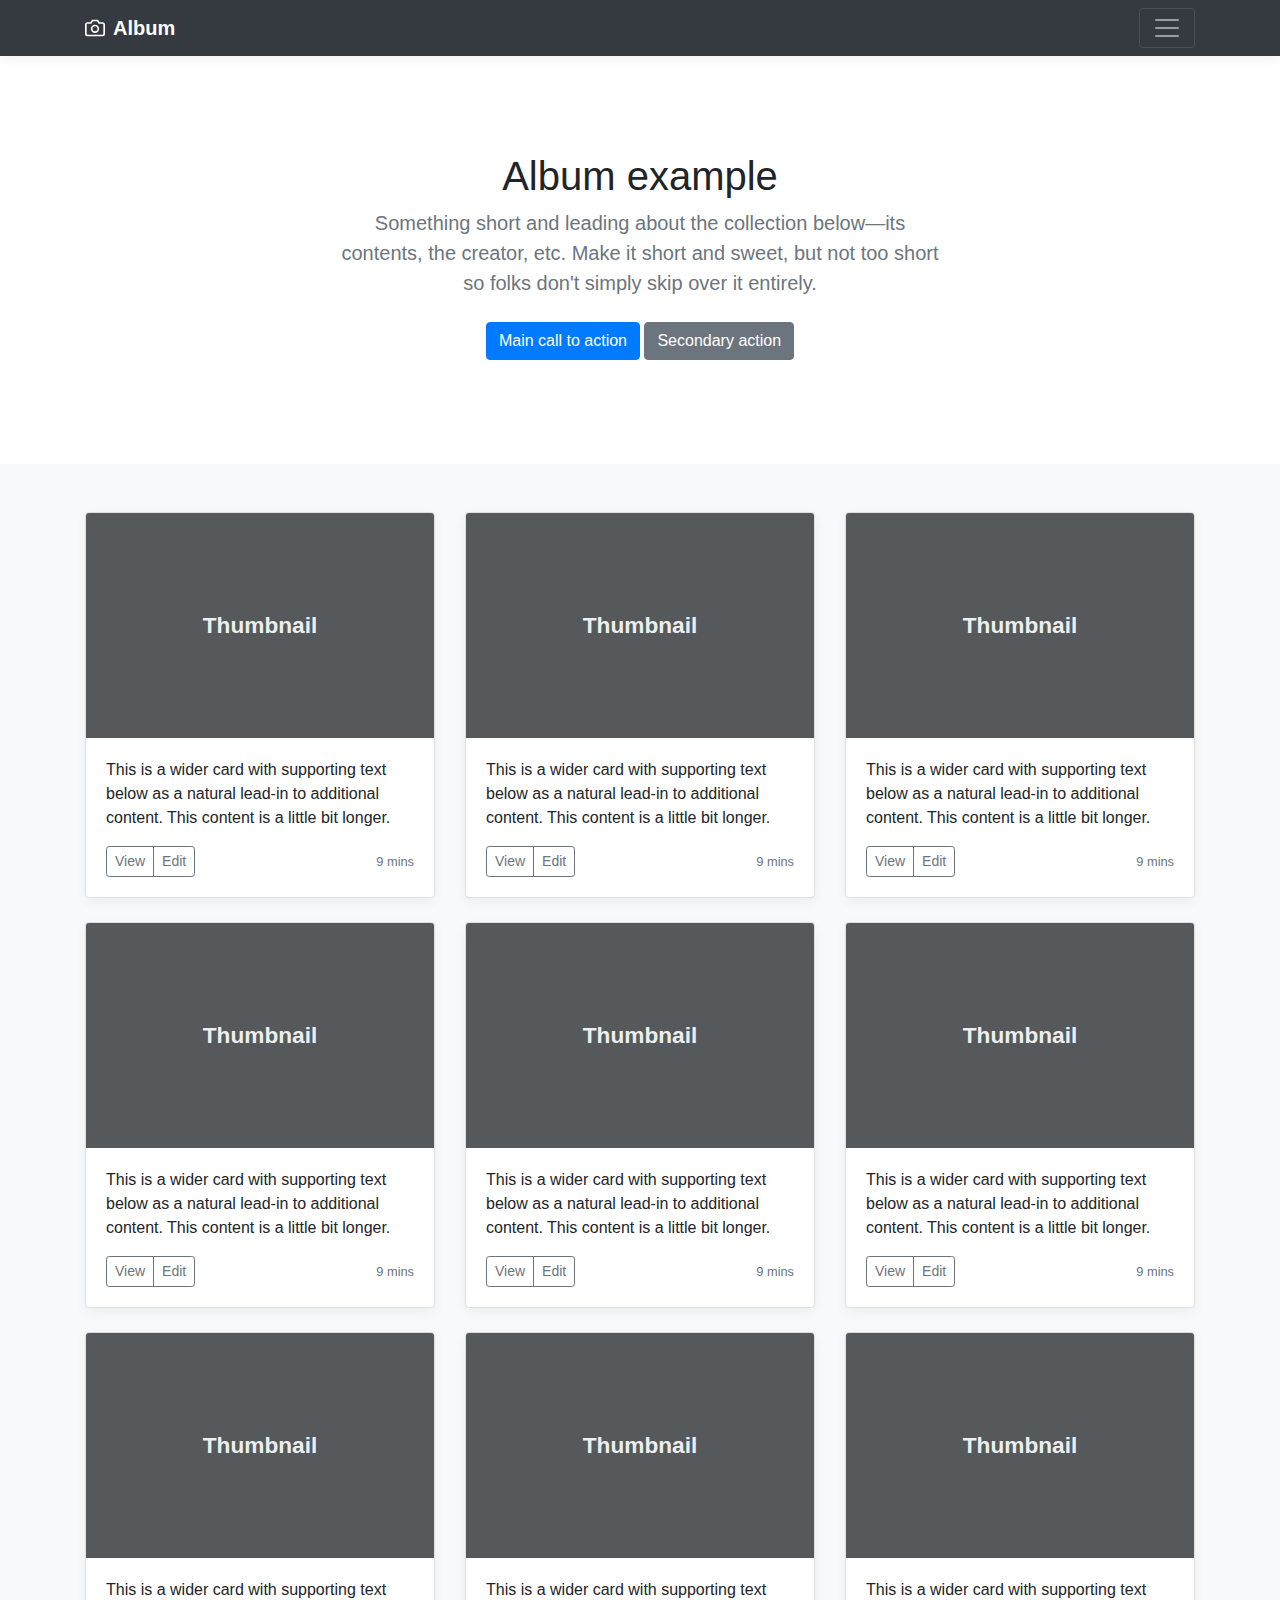
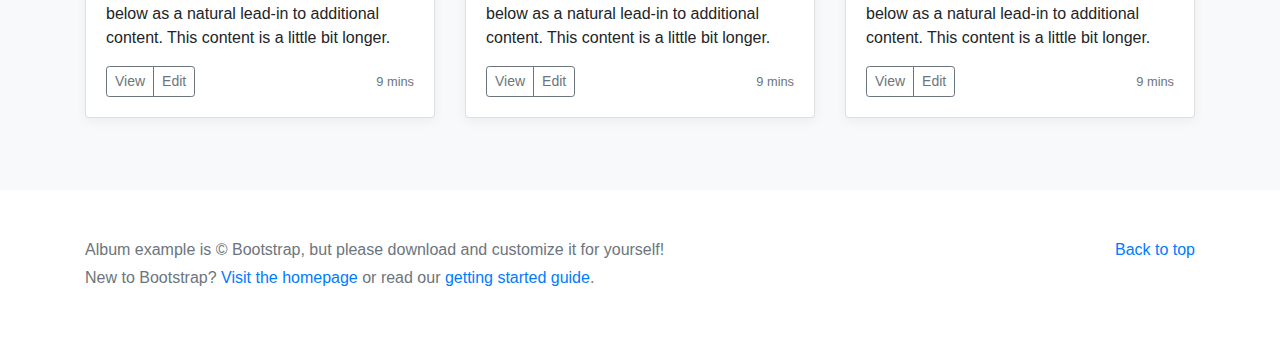
<file: ECE_SocialMedia/bootstrap-4.1.1/docs/4.1/examples/album/index.html>
<!doctype html>
<html lang="en">
  <head>
    <meta charset="utf-8">
    <meta name="viewport" content="width=device-width, initial-scale=1, shrink-to-fit=no">
    <meta name="description" content="">
    <meta name="author" content="">
    <link rel="icon" href="../../../../favicon.ico">

    <title>Album example for Bootstrap</title>

    <!-- Bootstrap core CSS -->
    <link href="../../../../dist/css/bootstrap.min.css" rel="stylesheet">

    <!-- Custom styles for this template -->
    <link href="album.css" rel="stylesheet">
  </head>

  <body>

    <header>
      <div class="collapse bg-dark" id="navbarHeader">
        <div class="container">
          <div class="row">
            <div class="col-sm-8 col-md-7 py-4">
              <h4 class="text-white">About</h4>
              <p class="text-muted">Add some information about the album below, the author, or any other background context. Make it a few sentences long so folks can pick up some informative tidbits. Then, link them off to some social networking sites or contact information.</p>
            </div>
            <div class="col-sm-4 offset-md-1 py-4">
              <h4 class="text-white">Contact</h4>
              <ul class="list-unstyled">
                <li><a href="#" class="text-white">Follow on Twitter</a></li>
                <li><a href="#" class="text-white">Like on Facebook</a></li>
                <li><a href="#" class="text-white">Email me</a></li>
              </ul>
            </div>
          </div>
        </div>
      </div>
      <div class="navbar navbar-dark bg-dark box-shadow">
        <div class="container d-flex justify-content-between">
          <a href="#" class="navbar-brand d-flex align-items-center">
            <svg xmlns="http://www.w3.org/2000/svg" width="20" height="20" viewBox="0 0 24 24" fill="none" stroke="currentColor" stroke-width="2" stroke-linecap="round" stroke-linejoin="round" class="mr-2"><path d="M23 19a2 2 0 0 1-2 2H3a2 2 0 0 1-2-2V8a2 2 0 0 1 2-2h4l2-3h6l2 3h4a2 2 0 0 1 2 2z"></path><circle cx="12" cy="13" r="4"></circle></svg>
            <strong>Album</strong>
          </a>
          <button class="navbar-toggler" type="button" data-toggle="collapse" data-target="#navbarHeader" aria-controls="navbarHeader" aria-expanded="false" aria-label="Toggle navigation">
            <span class="navbar-toggler-icon"></span>
          </button>
        </div>
      </div>
    </header>

    <main role="main">

      <section class="jumbotron text-center">
        <div class="container">
          <h1 class="jumbotron-heading">Album example</h1>
          <p class="lead text-muted">Something short and leading about the collection below—its contents, the creator, etc. Make it short and sweet, but not too short so folks don't simply skip over it entirely.</p>
          <p>
            <a href="#" class="btn btn-primary my-2">Main call to action</a>
            <a href="#" class="btn btn-secondary my-2">Secondary action</a>
          </p>
        </div>
      </section>

      <div class="album py-5 bg-light">
        <div class="container">

          <div class="row">
            <div class="col-md-4">
              <div class="card mb-4 box-shadow">
                <img class="card-img-top" data-src="holder.js/100px225?theme=thumb&bg=55595c&fg=eceeef&text=Thumbnail" alt="Card image cap">
                <div class="card-body">
                  <p class="card-text">This is a wider card with supporting text below as a natural lead-in to additional content. This content is a little bit longer.</p>
                  <div class="d-flex justify-content-between align-items-center">
                    <div class="btn-group">
                      <button type="button" class="btn btn-sm btn-outline-secondary">View</button>
                      <button type="button" class="btn btn-sm btn-outline-secondary">Edit</button>
                    </div>
                    <small class="text-muted">9 mins</small>
                  </div>
                </div>
              </div>
            </div>
            <div class="col-md-4">
              <div class="card mb-4 box-shadow">
                <img class="card-img-top" data-src="holder.js/100px225?theme=thumb&bg=55595c&fg=eceeef&text=Thumbnail" alt="Card image cap">
                <div class="card-body">
                  <p class="card-text">This is a wider card with supporting text below as a natural lead-in to additional content. This content is a little bit longer.</p>
                  <div class="d-flex justify-content-between align-items-center">
                    <div class="btn-group">
                      <button type="button" class="btn btn-sm btn-outline-secondary">View</button>
                      <button type="button" class="btn btn-sm btn-outline-secondary">Edit</button>
                    </div>
                    <small class="text-muted">9 mins</small>
                  </div>
                </div>
              </div>
            </div>
            <div class="col-md-4">
              <div class="card mb-4 box-shadow">
                <img class="card-img-top" data-src="holder.js/100px225?theme=thumb&bg=55595c&fg=eceeef&text=Thumbnail" alt="Card image cap">
                <div class="card-body">
                  <p class="card-text">This is a wider card with supporting text below as a natural lead-in to additional content. This content is a little bit longer.</p>
                  <div class="d-flex justify-content-between align-items-center">
                    <div class="btn-group">
                      <button type="button" class="btn btn-sm btn-outline-secondary">View</button>
                      <button type="button" class="btn btn-sm btn-outline-secondary">Edit</button>
                    </div>
                    <small class="text-muted">9 mins</small>
                  </div>
                </div>
              </div>
            </div>

            <div class="col-md-4">
              <div class="card mb-4 box-shadow">
                <img class="card-img-top" data-src="holder.js/100px225?theme=thumb&bg=55595c&fg=eceeef&text=Thumbnail" alt="Card image cap">
                <div class="card-body">
                  <p class="card-text">This is a wider card with supporting text below as a natural lead-in to additional content. This content is a little bit longer.</p>
                  <div class="d-flex justify-content-between align-items-center">
                    <div class="btn-group">
                      <button type="button" class="btn btn-sm btn-outline-secondary">View</button>
                      <button type="button" class="btn btn-sm btn-outline-secondary">Edit</button>
                    </div>
                    <small class="text-muted">9 mins</small>
                  </div>
                </div>
              </div>
            </div>
            <div class="col-md-4">
              <div class="card mb-4 box-shadow">
                <img class="card-img-top" data-src="holder.js/100px225?theme=thumb&bg=55595c&fg=eceeef&text=Thumbnail" alt="Card image cap">
                <div class="card-body">
                  <p class="card-text">This is a wider card with supporting text below as a natural lead-in to additional content. This content is a little bit longer.</p>
                  <div class="d-flex justify-content-between align-items-center">
                    <div class="btn-group">
                      <button type="button" class="btn btn-sm btn-outline-secondary">View</button>
                      <button type="button" class="btn btn-sm btn-outline-secondary">Edit</button>
                    </div>
                    <small class="text-muted">9 mins</small>
                  </div>
                </div>
              </div>
            </div>
            <div class="col-md-4">
              <div class="card mb-4 box-shadow">
                <img class="card-img-top" data-src="holder.js/100px225?theme=thumb&bg=55595c&fg=eceeef&text=Thumbnail" alt="Card image cap">
                <div class="card-body">
                  <p class="card-text">This is a wider card with supporting text below as a natural lead-in to additional content. This content is a little bit longer.</p>
                  <div class="d-flex justify-content-between align-items-center">
                    <div class="btn-group">
                      <button type="button" class="btn btn-sm btn-outline-secondary">View</button>
                      <button type="button" class="btn btn-sm btn-outline-secondary">Edit</button>
                    </div>
                    <small class="text-muted">9 mins</small>
                  </div>
                </div>
              </div>
            </div>

            <div class="col-md-4">
              <div class="card mb-4 box-shadow">
                <img class="card-img-top" data-src="holder.js/100px225?theme=thumb&bg=55595c&fg=eceeef&text=Thumbnail" alt="Card image cap">
                <div class="card-body">
                  <p class="card-text">This is a wider card with supporting text below as a natural lead-in to additional content. This content is a little bit longer.</p>
                  <div class="d-flex justify-content-between align-items-center">
                    <div class="btn-group">
                      <button type="button" class="btn btn-sm btn-outline-secondary">View</button>
                      <button type="button" class="btn btn-sm btn-outline-secondary">Edit</button>
                    </div>
                    <small class="text-muted">9 mins</small>
                  </div>
                </div>
              </div>
            </div>
            <div class="col-md-4">
              <div class="card mb-4 box-shadow">
                <img class="card-img-top" data-src="holder.js/100px225?theme=thumb&bg=55595c&fg=eceeef&text=Thumbnail" alt="Card image cap">
                <div class="card-body">
                  <p class="card-text">This is a wider card with supporting text below as a natural lead-in to additional content. This content is a little bit longer.</p>
                  <div class="d-flex justify-content-between align-items-center">
                    <div class="btn-group">
                      <button type="button" class="btn btn-sm btn-outline-secondary">View</button>
                      <button type="button" class="btn btn-sm btn-outline-secondary">Edit</button>
                    </div>
                    <small class="text-muted">9 mins</small>
                  </div>
                </div>
              </div>
            </div>
            <div class="col-md-4">
              <div class="card mb-4 box-shadow">
                <img class="card-img-top" data-src="holder.js/100px225?theme=thumb&bg=55595c&fg=eceeef&text=Thumbnail" alt="Card image cap">
                <div class="card-body">
                  <p class="card-text">This is a wider card with supporting text below as a natural lead-in to additional content. This content is a little bit longer.</p>
                  <div class="d-flex justify-content-between align-items-center">
                    <div class="btn-group">
                      <button type="button" class="btn btn-sm btn-outline-secondary">View</button>
                      <button type="button" class="btn btn-sm btn-outline-secondary">Edit</button>
                    </div>
                    <small class="text-muted">9 mins</small>
                  </div>
                </div>
              </div>
            </div>
          </div>
        </div>
      </div>

    </main>

    <footer class="text-muted">
      <div class="container">
        <p class="float-right">
          <a href="#">Back to top</a>
        </p>
        <p>Album example is &copy; Bootstrap, but please download and customize it for yourself!</p>
        <p>New to Bootstrap? <a href="../../">Visit the homepage</a> or read our <a href="../../getting-started/">getting started guide</a>.</p>
      </div>
    </footer>

    <!-- Bootstrap core JavaScript
    ================================================== -->
    <!-- Placed at the end of the document so the pages load faster -->
    <script src="https://code.jquery.com/jquery-3.3.1.slim.min.js" integrity="sha384-q8i/X+965DzO0rT7abK41JStQIAqVgRVzpbzo5smXKp4YfRvH+8abtTE1Pi6jizo" crossorigin="anonymous"></script>
    <script>window.jQuery || document.write('<script src="../../../../assets/js/vendor/jquery-slim.min.js"><\/script>')</script>
    <script src="../../../../assets/js/vendor/popper.min.js"></script>
    <script src="../../../../dist/js/bootstrap.min.js"></script>
    <script src="../../../../assets/js/vendor/holder.min.js"></script>
  </body>
</html>
</file>
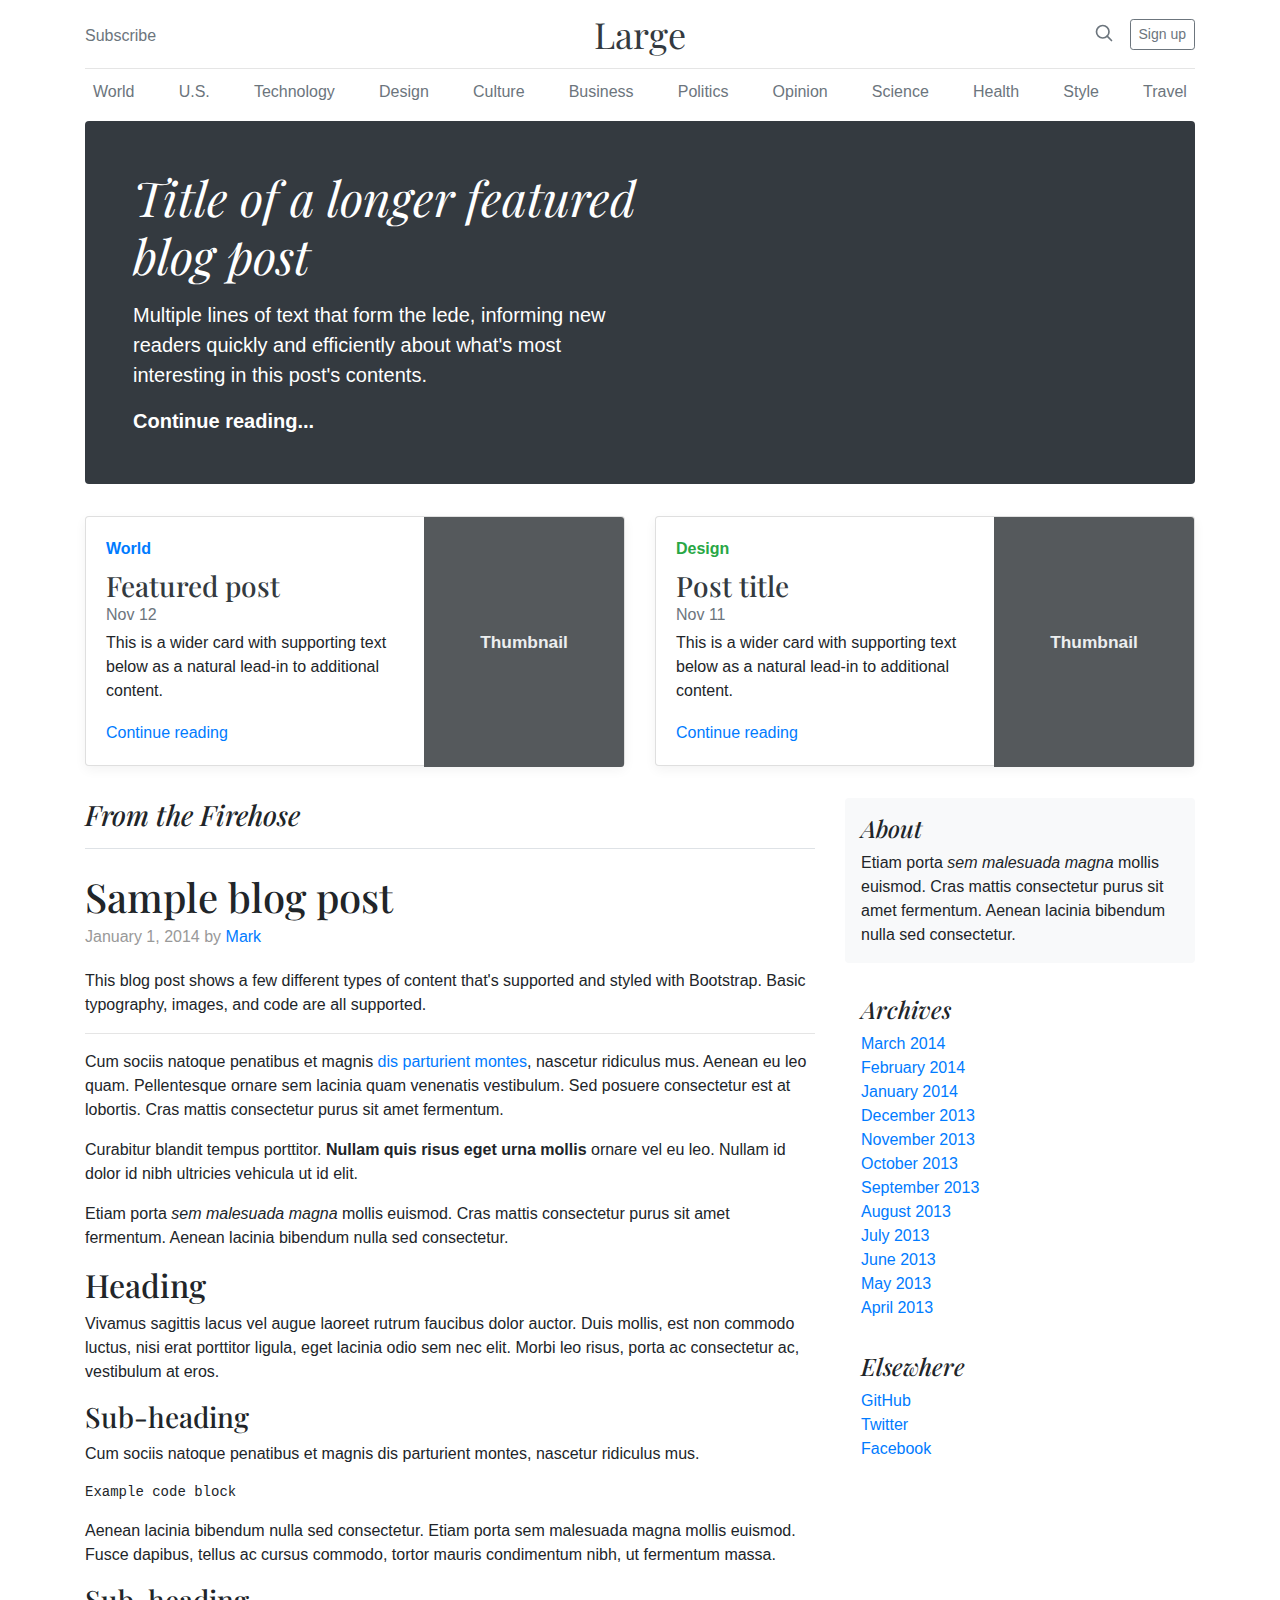
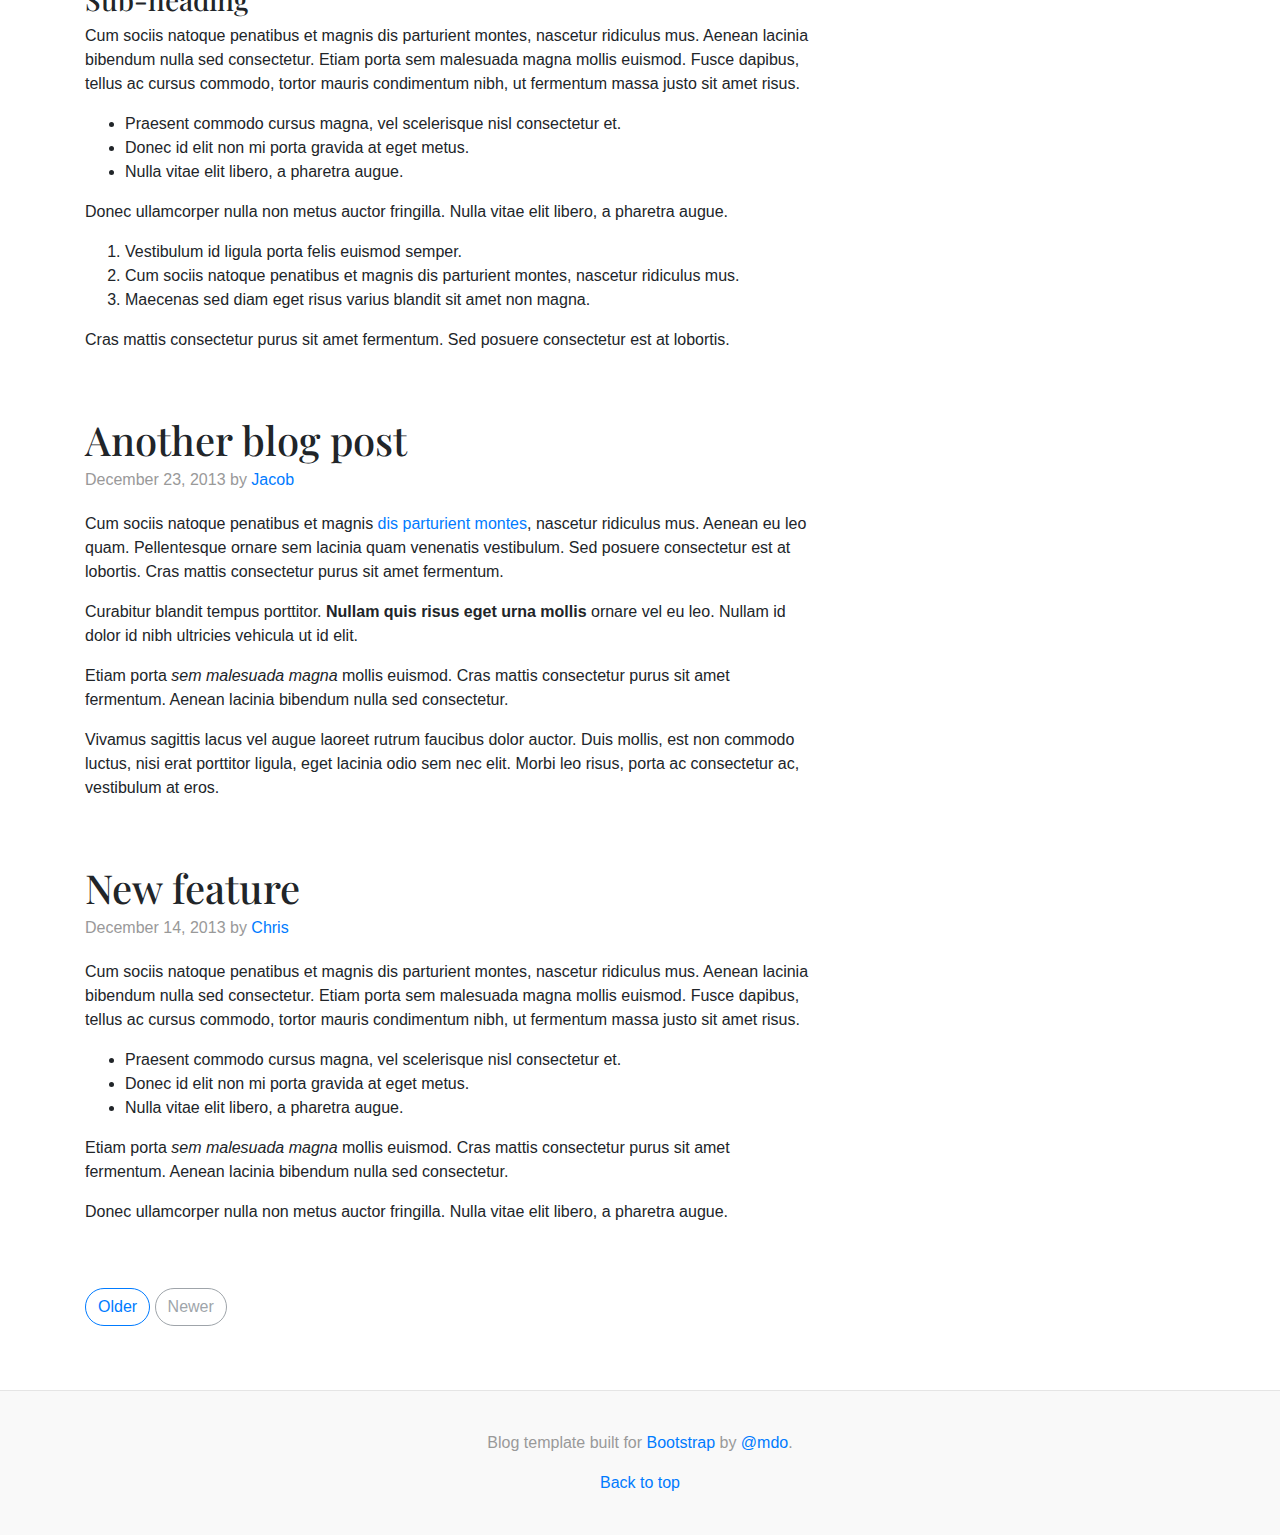
<file: ECE_SocialMedia/bootstrap-4.1.1/docs/4.1/examples/blog/index.html>
<!doctype html>
<html lang="en">
  <head>
    <meta charset="utf-8">
    <meta name="viewport" content="width=device-width, initial-scale=1, shrink-to-fit=no">
    <meta name="description" content="">
    <meta name="author" content="">
    <link rel="icon" href="../../../../favicon.ico">

    <title>Blog Template for Bootstrap</title>

    <!-- Bootstrap core CSS -->
    <link href="../../../../dist/css/bootstrap.min.css" rel="stylesheet">

    <!-- Custom styles for this template -->
    <link href="https://fonts.googleapis.com/css?family=Playfair+Display:700,900" rel="stylesheet">
    <link href="blog.css" rel="stylesheet">
  </head>

  <body>

    <div class="container">
      <header class="blog-header py-3">
        <div class="row flex-nowrap justify-content-between align-items-center">
          <div class="col-4 pt-1">
            <a class="text-muted" href="#">Subscribe</a>
          </div>
          <div class="col-4 text-center">
            <a class="blog-header-logo text-dark" href="#">Large</a>
          </div>
          <div class="col-4 d-flex justify-content-end align-items-center">
            <a class="text-muted" href="#">
              <svg xmlns="http://www.w3.org/2000/svg" width="20" height="20" viewBox="0 0 24 24" fill="none" stroke="currentColor" stroke-width="2" stroke-linecap="round" stroke-linejoin="round" class="mx-3"><circle cx="10.5" cy="10.5" r="7.5"></circle><line x1="21" y1="21" x2="15.8" y2="15.8"></line></svg>
            </a>
            <a class="btn btn-sm btn-outline-secondary" href="#">Sign up</a>
          </div>
        </div>
      </header>

      <div class="nav-scroller py-1 mb-2">
        <nav class="nav d-flex justify-content-between">
          <a class="p-2 text-muted" href="#">World</a>
          <a class="p-2 text-muted" href="#">U.S.</a>
          <a class="p-2 text-muted" href="#">Technology</a>
          <a class="p-2 text-muted" href="#">Design</a>
          <a class="p-2 text-muted" href="#">Culture</a>
          <a class="p-2 text-muted" href="#">Business</a>
          <a class="p-2 text-muted" href="#">Politics</a>
          <a class="p-2 text-muted" href="#">Opinion</a>
          <a class="p-2 text-muted" href="#">Science</a>
          <a class="p-2 text-muted" href="#">Health</a>
          <a class="p-2 text-muted" href="#">Style</a>
          <a class="p-2 text-muted" href="#">Travel</a>
        </nav>
      </div>

      <div class="jumbotron p-3 p-md-5 text-white rounded bg-dark">
        <div class="col-md-6 px-0">
          <h1 class="display-4 font-italic">Title of a longer featured blog post</h1>
          <p class="lead my-3">Multiple lines of text that form the lede, informing new readers quickly and efficiently about what's most interesting in this post's contents.</p>
          <p class="lead mb-0"><a href="#" class="text-white font-weight-bold">Continue reading...</a></p>
        </div>
      </div>

      <div class="row mb-2">
        <div class="col-md-6">
          <div class="card flex-md-row mb-4 box-shadow h-md-250">
            <div class="card-body d-flex flex-column align-items-start">
              <strong class="d-inline-block mb-2 text-primary">World</strong>
              <h3 class="mb-0">
                <a class="text-dark" href="#">Featured post</a>
              </h3>
              <div class="mb-1 text-muted">Nov 12</div>
              <p class="card-text mb-auto">This is a wider card with supporting text below as a natural lead-in to additional content.</p>
              <a href="#">Continue reading</a>
            </div>
            <img class="card-img-right flex-auto d-none d-lg-block" data-src="holder.js/200x250?theme=thumb" alt="Card image cap">
          </div>
        </div>
        <div class="col-md-6">
          <div class="card flex-md-row mb-4 box-shadow h-md-250">
            <div class="card-body d-flex flex-column align-items-start">
              <strong class="d-inline-block mb-2 text-success">Design</strong>
              <h3 class="mb-0">
                <a class="text-dark" href="#">Post title</a>
              </h3>
              <div class="mb-1 text-muted">Nov 11</div>
              <p class="card-text mb-auto">This is a wider card with supporting text below as a natural lead-in to additional content.</p>
              <a href="#">Continue reading</a>
            </div>
            <img class="card-img-right flex-auto d-none d-lg-block" data-src="holder.js/200x250?theme=thumb" alt="Card image cap">
          </div>
        </div>
      </div>
    </div>

    <main role="main" class="container">
      <div class="row">
        <div class="col-md-8 blog-main">
          <h3 class="pb-3 mb-4 font-italic border-bottom">
            From the Firehose
          </h3>

          <div class="blog-post">
            <h2 class="blog-post-title">Sample blog post</h2>
            <p class="blog-post-meta">January 1, 2014 by <a href="#">Mark</a></p>

            <p>This blog post shows a few different types of content that's supported and styled with Bootstrap. Basic typography, images, and code are all supported.</p>
            <hr>
            <p>Cum sociis natoque penatibus et magnis <a href="#">dis parturient montes</a>, nascetur ridiculus mus. Aenean eu leo quam. Pellentesque ornare sem lacinia quam venenatis vestibulum. Sed posuere consectetur est at lobortis. Cras mattis consectetur purus sit amet fermentum.</p>
            <blockquote>
              <p>Curabitur blandit tempus porttitor. <strong>Nullam quis risus eget urna mollis</strong> ornare vel eu leo. Nullam id dolor id nibh ultricies vehicula ut id elit.</p>
            </blockquote>
            <p>Etiam porta <em>sem malesuada magna</em> mollis euismod. Cras mattis consectetur purus sit amet fermentum. Aenean lacinia bibendum nulla sed consectetur.</p>
            <h2>Heading</h2>
            <p>Vivamus sagittis lacus vel augue laoreet rutrum faucibus dolor auctor. Duis mollis, est non commodo luctus, nisi erat porttitor ligula, eget lacinia odio sem nec elit. Morbi leo risus, porta ac consectetur ac, vestibulum at eros.</p>
            <h3>Sub-heading</h3>
            <p>Cum sociis natoque penatibus et magnis dis parturient montes, nascetur ridiculus mus.</p>
            <pre><code>Example code block</code></pre>
            <p>Aenean lacinia bibendum nulla sed consectetur. Etiam porta sem malesuada magna mollis euismod. Fusce dapibus, tellus ac cursus commodo, tortor mauris condimentum nibh, ut fermentum massa.</p>
            <h3>Sub-heading</h3>
            <p>Cum sociis natoque penatibus et magnis dis parturient montes, nascetur ridiculus mus. Aenean lacinia bibendum nulla sed consectetur. Etiam porta sem malesuada magna mollis euismod. Fusce dapibus, tellus ac cursus commodo, tortor mauris condimentum nibh, ut fermentum massa justo sit amet risus.</p>
            <ul>
              <li>Praesent commodo cursus magna, vel scelerisque nisl consectetur et.</li>
              <li>Donec id elit non mi porta gravida at eget metus.</li>
              <li>Nulla vitae elit libero, a pharetra augue.</li>
            </ul>
            <p>Donec ullamcorper nulla non metus auctor fringilla. Nulla vitae elit libero, a pharetra augue.</p>
            <ol>
              <li>Vestibulum id ligula porta felis euismod semper.</li>
              <li>Cum sociis natoque penatibus et magnis dis parturient montes, nascetur ridiculus mus.</li>
              <li>Maecenas sed diam eget risus varius blandit sit amet non magna.</li>
            </ol>
            <p>Cras mattis consectetur purus sit amet fermentum. Sed posuere consectetur est at lobortis.</p>
          </div><!-- /.blog-post -->

          <div class="blog-post">
            <h2 class="blog-post-title">Another blog post</h2>
            <p class="blog-post-meta">December 23, 2013 by <a href="#">Jacob</a></p>

            <p>Cum sociis natoque penatibus et magnis <a href="#">dis parturient montes</a>, nascetur ridiculus mus. Aenean eu leo quam. Pellentesque ornare sem lacinia quam venenatis vestibulum. Sed posuere consectetur est at lobortis. Cras mattis consectetur purus sit amet fermentum.</p>
            <blockquote>
              <p>Curabitur blandit tempus porttitor. <strong>Nullam quis risus eget urna mollis</strong> ornare vel eu leo. Nullam id dolor id nibh ultricies vehicula ut id elit.</p>
            </blockquote>
            <p>Etiam porta <em>sem malesuada magna</em> mollis euismod. Cras mattis consectetur purus sit amet fermentum. Aenean lacinia bibendum nulla sed consectetur.</p>
            <p>Vivamus sagittis lacus vel augue laoreet rutrum faucibus dolor auctor. Duis mollis, est non commodo luctus, nisi erat porttitor ligula, eget lacinia odio sem nec elit. Morbi leo risus, porta ac consectetur ac, vestibulum at eros.</p>
          </div><!-- /.blog-post -->

          <div class="blog-post">
            <h2 class="blog-post-title">New feature</h2>
            <p class="blog-post-meta">December 14, 2013 by <a href="#">Chris</a></p>

            <p>Cum sociis natoque penatibus et magnis dis parturient montes, nascetur ridiculus mus. Aenean lacinia bibendum nulla sed consectetur. Etiam porta sem malesuada magna mollis euismod. Fusce dapibus, tellus ac cursus commodo, tortor mauris condimentum nibh, ut fermentum massa justo sit amet risus.</p>
            <ul>
              <li>Praesent commodo cursus magna, vel scelerisque nisl consectetur et.</li>
              <li>Donec id elit non mi porta gravida at eget metus.</li>
              <li>Nulla vitae elit libero, a pharetra augue.</li>
            </ul>
            <p>Etiam porta <em>sem malesuada magna</em> mollis euismod. Cras mattis consectetur purus sit amet fermentum. Aenean lacinia bibendum nulla sed consectetur.</p>
            <p>Donec ullamcorper nulla non metus auctor fringilla. Nulla vitae elit libero, a pharetra augue.</p>
          </div><!-- /.blog-post -->

          <nav class="blog-pagination">
            <a class="btn btn-outline-primary" href="#">Older</a>
            <a class="btn btn-outline-secondary disabled" href="#">Newer</a>
          </nav>

        </div><!-- /.blog-main -->

        <aside class="col-md-4 blog-sidebar">
          <div class="p-3 mb-3 bg-light rounded">
            <h4 class="font-italic">About</h4>
            <p class="mb-0">Etiam porta <em>sem malesuada magna</em> mollis euismod. Cras mattis consectetur purus sit amet fermentum. Aenean lacinia bibendum nulla sed consectetur.</p>
          </div>

          <div class="p-3">
            <h4 class="font-italic">Archives</h4>
            <ol class="list-unstyled mb-0">
              <li><a href="#">March 2014</a></li>
              <li><a href="#">February 2014</a></li>
              <li><a href="#">January 2014</a></li>
              <li><a href="#">December 2013</a></li>
              <li><a href="#">November 2013</a></li>
              <li><a href="#">October 2013</a></li>
              <li><a href="#">September 2013</a></li>
              <li><a href="#">August 2013</a></li>
              <li><a href="#">July 2013</a></li>
              <li><a href="#">June 2013</a></li>
              <li><a href="#">May 2013</a></li>
              <li><a href="#">April 2013</a></li>
            </ol>
          </div>

          <div class="p-3">
            <h4 class="font-italic">Elsewhere</h4>
            <ol class="list-unstyled">
              <li><a href="#">GitHub</a></li>
              <li><a href="#">Twitter</a></li>
              <li><a href="#">Facebook</a></li>
            </ol>
          </div>
        </aside><!-- /.blog-sidebar -->

      </div><!-- /.row -->

    </main><!-- /.container -->

    <footer class="blog-footer">
      <p>Blog template built for <a href="https://getbootstrap.com/">Bootstrap</a> by <a href="https://twitter.com/mdo">@mdo</a>.</p>
      <p>
        <a href="#">Back to top</a>
      </p>
    </footer>

    <!-- Bootstrap core JavaScript
    ================================================== -->
    <!-- Placed at the end of the document so the pages load faster -->
    <script src="https://code.jquery.com/jquery-3.3.1.slim.min.js" integrity="sha384-q8i/X+965DzO0rT7abK41JStQIAqVgRVzpbzo5smXKp4YfRvH+8abtTE1Pi6jizo" crossorigin="anonymous"></script>
    <script>window.jQuery || document.write('<script src="../../../../assets/js/vendor/jquery-slim.min.js"><\/script>')</script>
    <script src="../../../../assets/js/vendor/popper.min.js"></script>
    <script src="../../../../dist/js/bootstrap.min.js"></script>
    <script src="../../../../assets/js/vendor/holder.min.js"></script>
    <script>
      Holder.addTheme('thumb', {
        bg: '#55595c',
        fg: '#eceeef',
        text: 'Thumbnail'
      });
    </script>
  </body>
</html>
</file>
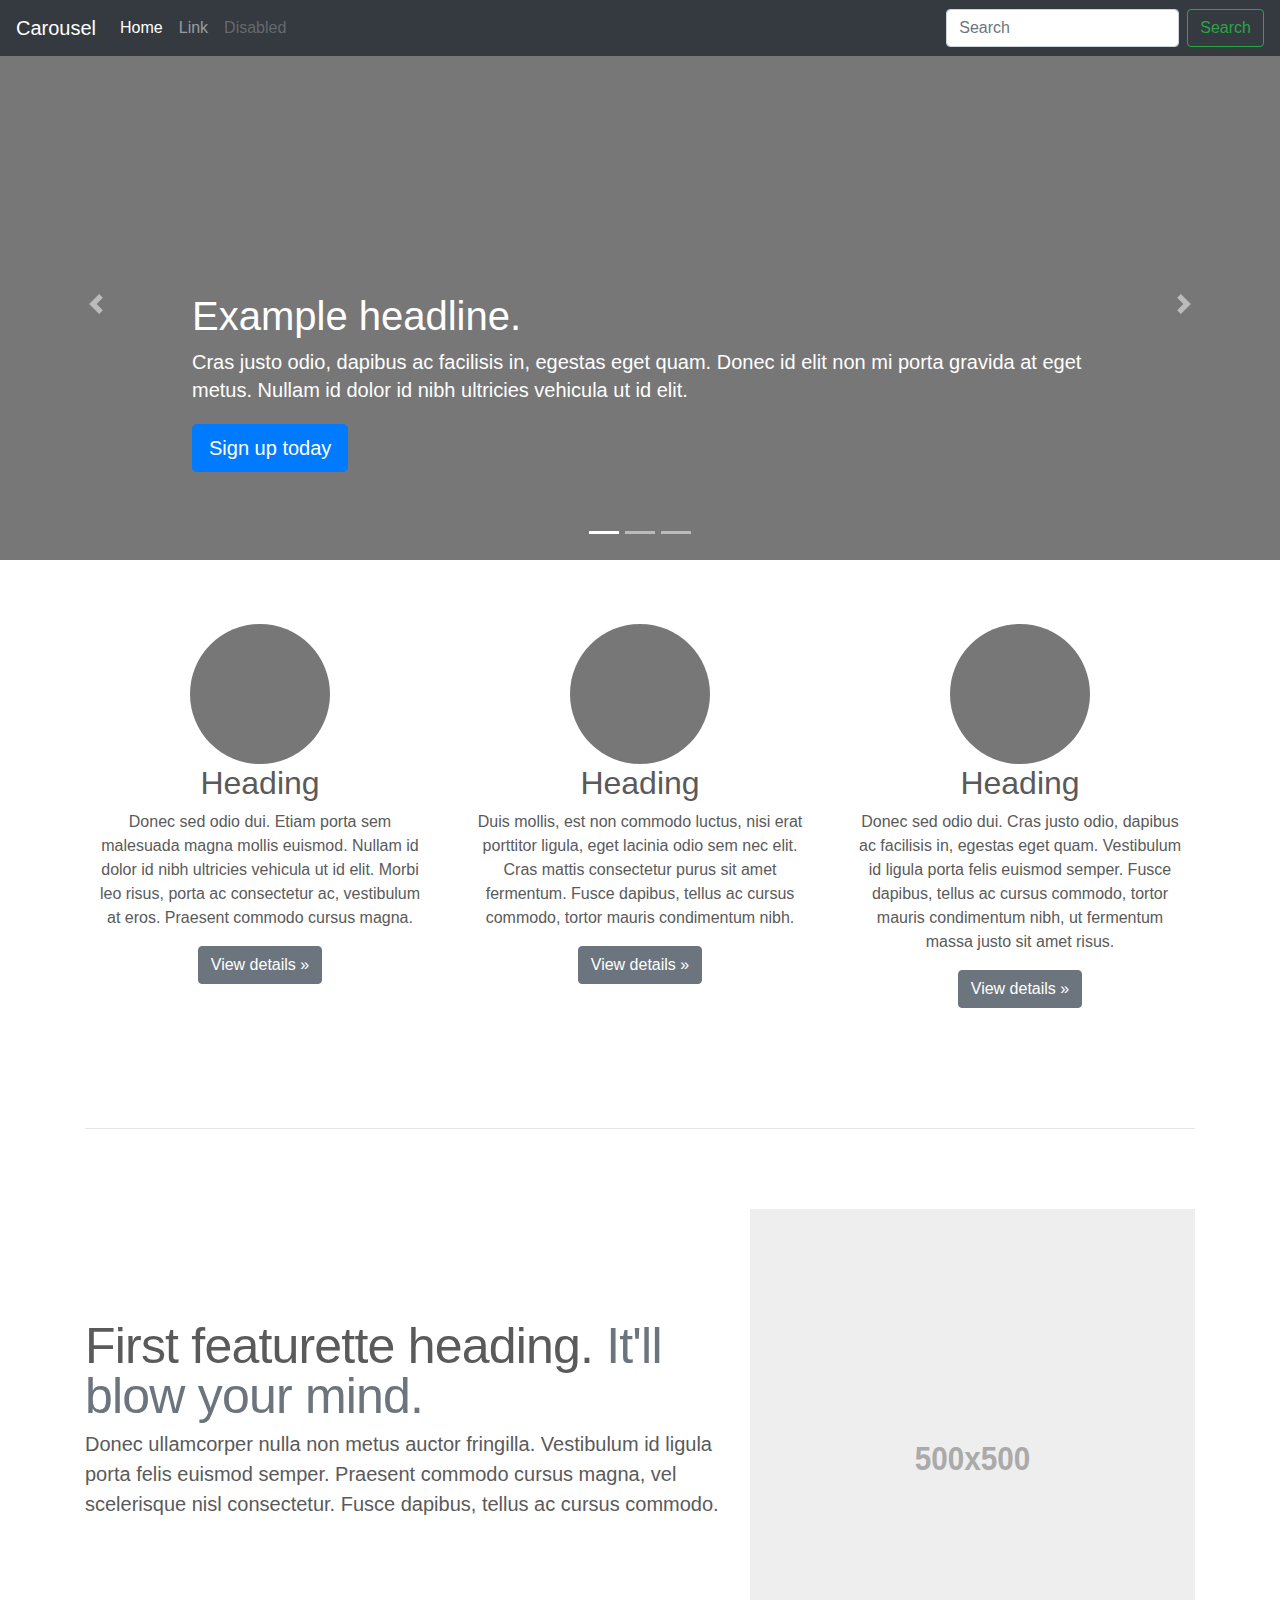
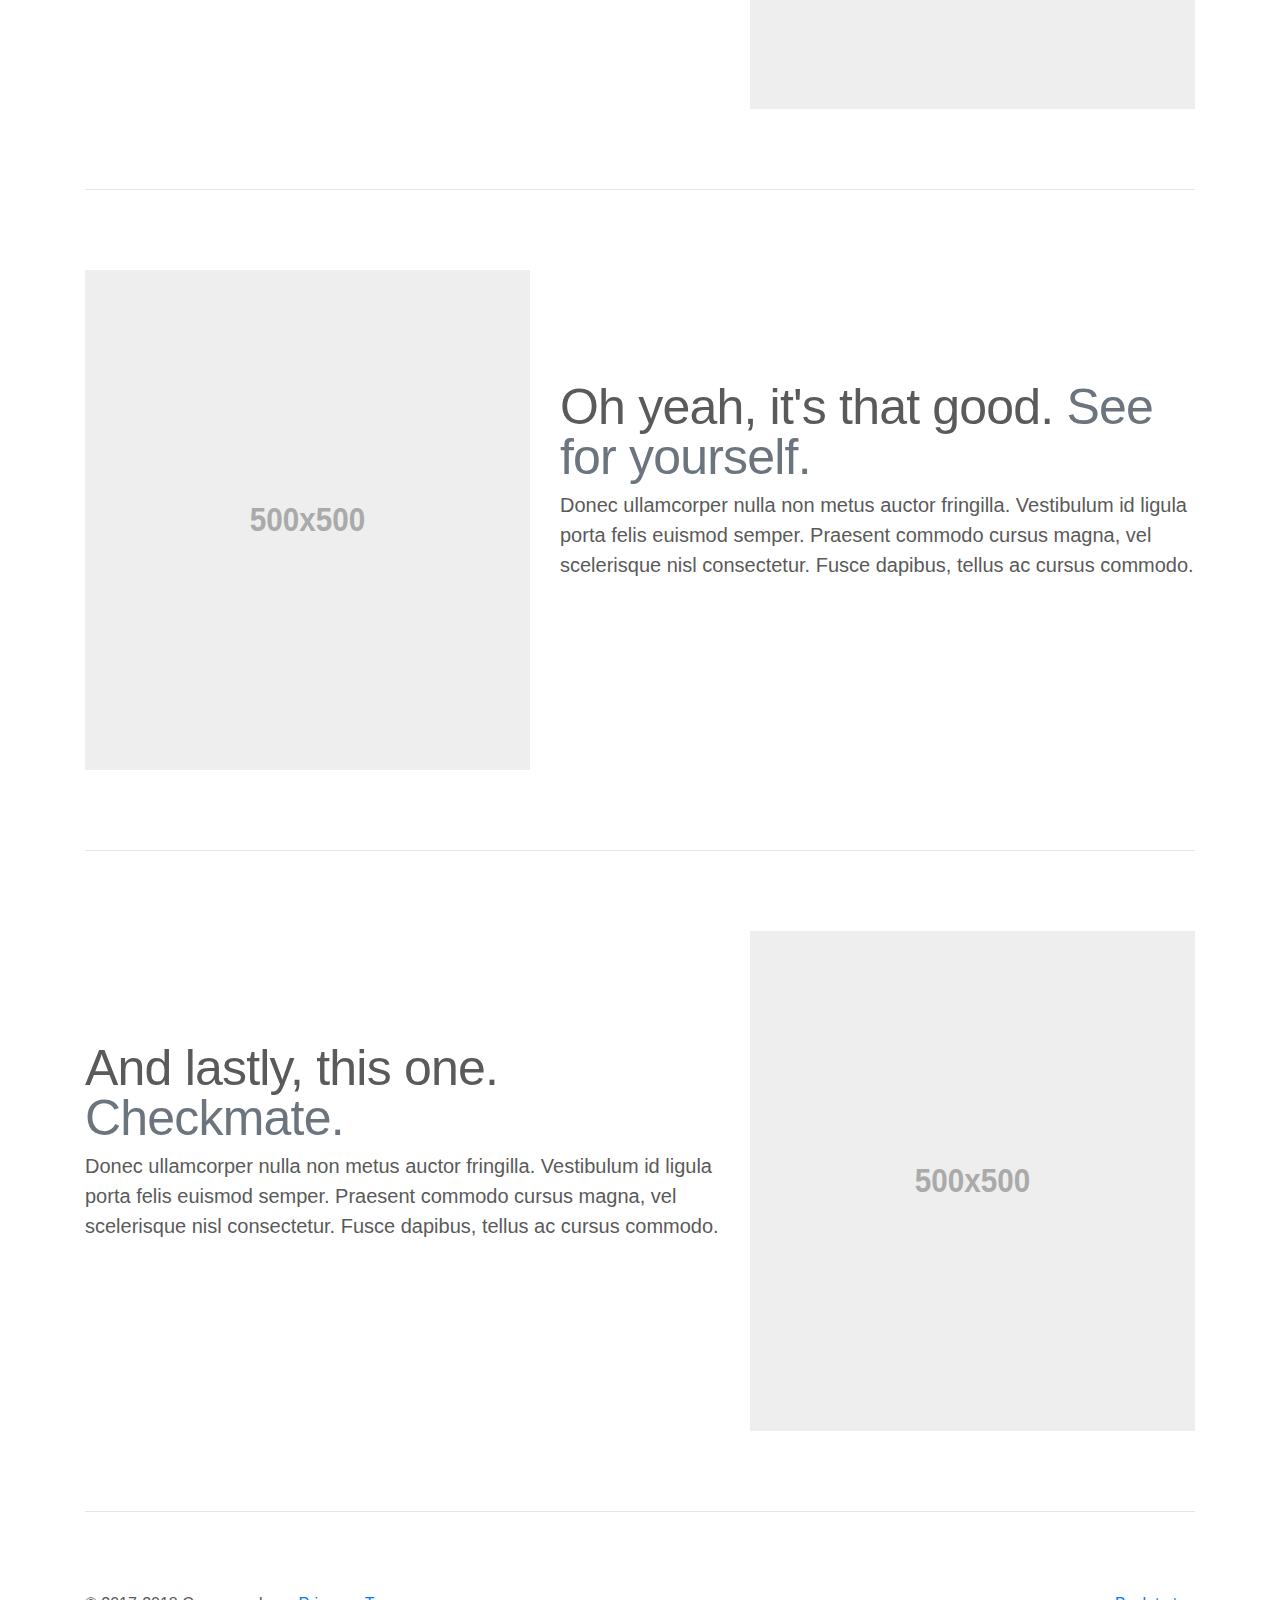
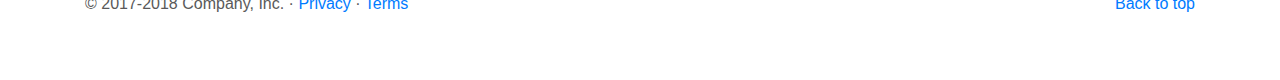
<file: ECE_SocialMedia/bootstrap-4.1.1/docs/4.1/examples/carousel/index.html>
<!doctype html>
<html lang="en">
  <head>
    <meta charset="utf-8">
    <meta name="viewport" content="width=device-width, initial-scale=1, shrink-to-fit=no">
    <meta name="description" content="">
    <meta name="author" content="">
    <link rel="icon" href="../../../../favicon.ico">

    <title>Carousel Template for Bootstrap</title>

    <!-- Bootstrap core CSS -->
    <link href="../../../../dist/css/bootstrap.min.css" rel="stylesheet">

    <!-- Custom styles for this template -->
    <link href="carousel.css" rel="stylesheet">
  </head>
  <body>

    <header>
      <nav class="navbar navbar-expand-md navbar-dark fixed-top bg-dark">
        <a class="navbar-brand" href="#">Carousel</a>
        <button class="navbar-toggler" type="button" data-toggle="collapse" data-target="#navbarCollapse" aria-controls="navbarCollapse" aria-expanded="false" aria-label="Toggle navigation">
          <span class="navbar-toggler-icon"></span>
        </button>
        <div class="collapse navbar-collapse" id="navbarCollapse">
          <ul class="navbar-nav mr-auto">
            <li class="nav-item active">
              <a class="nav-link" href="#">Home <span class="sr-only">(current)</span></a>
            </li>
            <li class="nav-item">
              <a class="nav-link" href="#">Link</a>
            </li>
            <li class="nav-item">
              <a class="nav-link disabled" href="#">Disabled</a>
            </li>
          </ul>
          <form class="form-inline mt-2 mt-md-0">
            <input class="form-control mr-sm-2" type="text" placeholder="Search" aria-label="Search">
            <button class="btn btn-outline-success my-2 my-sm-0" type="submit">Search</button>
          </form>
        </div>
      </nav>
    </header>

    <main role="main">

      <div id="myCarousel" class="carousel slide" data-ride="carousel">
        <ol class="carousel-indicators">
          <li data-target="#myCarousel" data-slide-to="0" class="active"></li>
          <li data-target="#myCarousel" data-slide-to="1"></li>
          <li data-target="#myCarousel" data-slide-to="2"></li>
        </ol>
        <div class="carousel-inner">
          <div class="carousel-item active">
            <img class="first-slide" src="[data-uri]" alt="First slide">
            <div class="container">
              <div class="carousel-caption text-left">
                <h1>Example headline.</h1>
                <p>Cras justo odio, dapibus ac facilisis in, egestas eget quam. Donec id elit non mi porta gravida at eget metus. Nullam id dolor id nibh ultricies vehicula ut id elit.</p>
                <p><a class="btn btn-lg btn-primary" href="#" role="button">Sign up today</a></p>
              </div>
            </div>
          </div>
          <div class="carousel-item">
            <img class="second-slide" src="[data-uri]" alt="Second slide">
            <div class="container">
              <div class="carousel-caption">
                <h1>Another example headline.</h1>
                <p>Cras justo odio, dapibus ac facilisis in, egestas eget quam. Donec id elit non mi porta gravida at eget metus. Nullam id dolor id nibh ultricies vehicula ut id elit.</p>
                <p><a class="btn btn-lg btn-primary" href="#" role="button">Learn more</a></p>
              </div>
            </div>
          </div>
          <div class="carousel-item">
            <img class="third-slide" src="[data-uri]" alt="Third slide">
            <div class="container">
              <div class="carousel-caption text-right">
                <h1>One more for good measure.</h1>
                <p>Cras justo odio, dapibus ac facilisis in, egestas eget quam. Donec id elit non mi porta gravida at eget metus. Nullam id dolor id nibh ultricies vehicula ut id elit.</p>
                <p><a class="btn btn-lg btn-primary" href="#" role="button">Browse gallery</a></p>
              </div>
            </div>
          </div>
        </div>
        <a class="carousel-control-prev" href="#myCarousel" role="button" data-slide="prev">
          <span class="carousel-control-prev-icon" aria-hidden="true"></span>
          <span class="sr-only">Previous</span>
        </a>
        <a class="carousel-control-next" href="#myCarousel" role="button" data-slide="next">
          <span class="carousel-control-next-icon" aria-hidden="true"></span>
          <span class="sr-only">Next</span>
        </a>
      </div>


      <!-- Marketing messaging and featurettes
      ================================================== -->
      <!-- Wrap the rest of the page in another container to center all the content. -->

      <div class="container marketing">

        <!-- Three columns of text below the carousel -->
        <div class="row">
          <div class="col-lg-4">
            <img class="rounded-circle" src="[data-uri]" alt="Generic placeholder image" width="140" height="140">
            <h2>Heading</h2>
            <p>Donec sed odio dui. Etiam porta sem malesuada magna mollis euismod. Nullam id dolor id nibh ultricies vehicula ut id elit. Morbi leo risus, porta ac consectetur ac, vestibulum at eros. Praesent commodo cursus magna.</p>
            <p><a class="btn btn-secondary" href="#" role="button">View details &raquo;</a></p>
          </div><!-- /.col-lg-4 -->
          <div class="col-lg-4">
            <img class="rounded-circle" src="[data-uri]" alt="Generic placeholder image" width="140" height="140">
            <h2>Heading</h2>
            <p>Duis mollis, est non commodo luctus, nisi erat porttitor ligula, eget lacinia odio sem nec elit. Cras mattis consectetur purus sit amet fermentum. Fusce dapibus, tellus ac cursus commodo, tortor mauris condimentum nibh.</p>
            <p><a class="btn btn-secondary" href="#" role="button">View details &raquo;</a></p>
          </div><!-- /.col-lg-4 -->
          <div class="col-lg-4">
            <img class="rounded-circle" src="[data-uri]" alt="Generic placeholder image" width="140" height="140">
            <h2>Heading</h2>
            <p>Donec sed odio dui. Cras justo odio, dapibus ac facilisis in, egestas eget quam. Vestibulum id ligula porta felis euismod semper. Fusce dapibus, tellus ac cursus commodo, tortor mauris condimentum nibh, ut fermentum massa justo sit amet risus.</p>
            <p><a class="btn btn-secondary" href="#" role="button">View details &raquo;</a></p>
          </div><!-- /.col-lg-4 -->
        </div><!-- /.row -->


        <!-- START THE FEATURETTES -->

        <hr class="featurette-divider">

        <div class="row featurette">
          <div class="col-md-7">
            <h2 class="featurette-heading">First featurette heading. <span class="text-muted">It'll blow your mind.</span></h2>
            <p class="lead">Donec ullamcorper nulla non metus auctor fringilla. Vestibulum id ligula porta felis euismod semper. Praesent commodo cursus magna, vel scelerisque nisl consectetur. Fusce dapibus, tellus ac cursus commodo.</p>
          </div>
          <div class="col-md-5">
            <img class="featurette-image img-fluid mx-auto" data-src="holder.js/500x500/auto" alt="Generic placeholder image">
          </div>
        </div>

        <hr class="featurette-divider">

        <div class="row featurette">
          <div class="col-md-7 order-md-2">
            <h2 class="featurette-heading">Oh yeah, it's that good. <span class="text-muted">See for yourself.</span></h2>
            <p class="lead">Donec ullamcorper nulla non metus auctor fringilla. Vestibulum id ligula porta felis euismod semper. Praesent commodo cursus magna, vel scelerisque nisl consectetur. Fusce dapibus, tellus ac cursus commodo.</p>
          </div>
          <div class="col-md-5 order-md-1">
            <img class="featurette-image img-fluid mx-auto" data-src="holder.js/500x500/auto" alt="Generic placeholder image">
          </div>
        </div>

        <hr class="featurette-divider">

        <div class="row featurette">
          <div class="col-md-7">
            <h2 class="featurette-heading">And lastly, this one. <span class="text-muted">Checkmate.</span></h2>
            <p class="lead">Donec ullamcorper nulla non metus auctor fringilla. Vestibulum id ligula porta felis euismod semper. Praesent commodo cursus magna, vel scelerisque nisl consectetur. Fusce dapibus, tellus ac cursus commodo.</p>
          </div>
          <div class="col-md-5">
            <img class="featurette-image img-fluid mx-auto" data-src="holder.js/500x500/auto" alt="Generic placeholder image">
          </div>
        </div>

        <hr class="featurette-divider">

        <!-- /END THE FEATURETTES -->

      </div><!-- /.container -->


      <!-- FOOTER -->
      <footer class="container">
        <p class="float-right"><a href="#">Back to top</a></p>
        <p>&copy; 2017-2018 Company, Inc. &middot; <a href="#">Privacy</a> &middot; <a href="#">Terms</a></p>
      </footer>
    </main>

    <!-- Bootstrap core JavaScript
    ================================================== -->
    <!-- Placed at the end of the document so the pages load faster -->
    <script src="https://code.jquery.com/jquery-3.3.1.slim.min.js" integrity="sha384-q8i/X+965DzO0rT7abK41JStQIAqVgRVzpbzo5smXKp4YfRvH+8abtTE1Pi6jizo" crossorigin="anonymous"></script>
    <script>window.jQuery || document.write('<script src="../../../../assets/js/vendor/jquery-slim.min.js"><\/script>')</script>
    <script src="../../../../assets/js/vendor/popper.min.js"></script>
    <script src="../../../../dist/js/bootstrap.min.js"></script>
    <!-- Just to make our placeholder images work. Don't actually copy the next line! -->
    <script src="../../../../assets/js/vendor/holder.min.js"></script>
  </body>
</html>
</file>
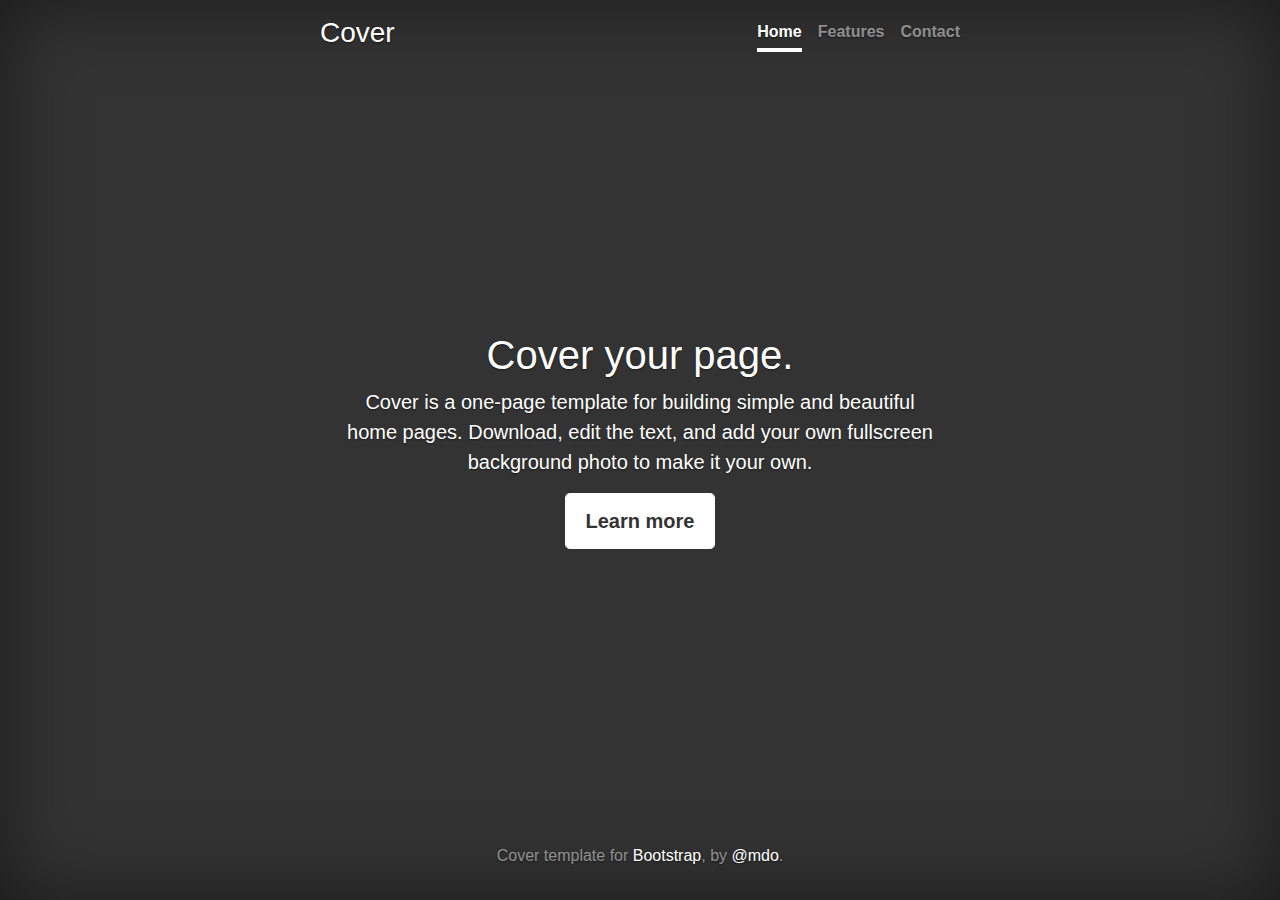
<file: ECE_SocialMedia/bootstrap-4.1.1/docs/4.1/examples/cover/index.html>
<!doctype html>
<html lang="en">
  <head>
    <meta charset="utf-8">
    <meta name="viewport" content="width=device-width, initial-scale=1, shrink-to-fit=no">
    <meta name="description" content="">
    <meta name="author" content="">
    <link rel="icon" href="../../../../favicon.ico">

    <title>Cover Template for Bootstrap</title>

    <!-- Bootstrap core CSS -->
    <link href="../../../../dist/css/bootstrap.min.css" rel="stylesheet">

    <!-- Custom styles for this template -->
    <link href="cover.css" rel="stylesheet">
  </head>

  <body class="text-center">

    <div class="cover-container d-flex w-100 h-100 p-3 mx-auto flex-column">
      <header class="masthead mb-auto">
        <div class="inner">
          <h3 class="masthead-brand">Cover</h3>
          <nav class="nav nav-masthead justify-content-center">
            <a class="nav-link active" href="#">Home</a>
            <a class="nav-link" href="#">Features</a>
            <a class="nav-link" href="#">Contact</a>
          </nav>
        </div>
      </header>

      <main role="main" class="inner cover">
        <h1 class="cover-heading">Cover your page.</h1>
        <p class="lead">Cover is a one-page template for building simple and beautiful home pages. Download, edit the text, and add your own fullscreen background photo to make it your own.</p>
        <p class="lead">
          <a href="#" class="btn btn-lg btn-secondary">Learn more</a>
        </p>
      </main>

      <footer class="mastfoot mt-auto">
        <div class="inner">
          <p>Cover template for <a href="https://getbootstrap.com/">Bootstrap</a>, by <a href="https://twitter.com/mdo">@mdo</a>.</p>
        </div>
      </footer>
    </div>


    <!-- Bootstrap core JavaScript
    ================================================== -->
    <!-- Placed at the end of the document so the pages load faster -->
    <script src="https://code.jquery.com/jquery-3.3.1.slim.min.js" integrity="sha384-q8i/X+965DzO0rT7abK41JStQIAqVgRVzpbzo5smXKp4YfRvH+8abtTE1Pi6jizo" crossorigin="anonymous"></script>
    <script>window.jQuery || document.write('<script src="../../../../assets/js/vendor/jquery-slim.min.js"><\/script>')</script>
    <script src="../../../../assets/js/vendor/popper.min.js"></script>
    <script src="../../../../dist/js/bootstrap.min.js"></script>
  </body>
</html>
</file>
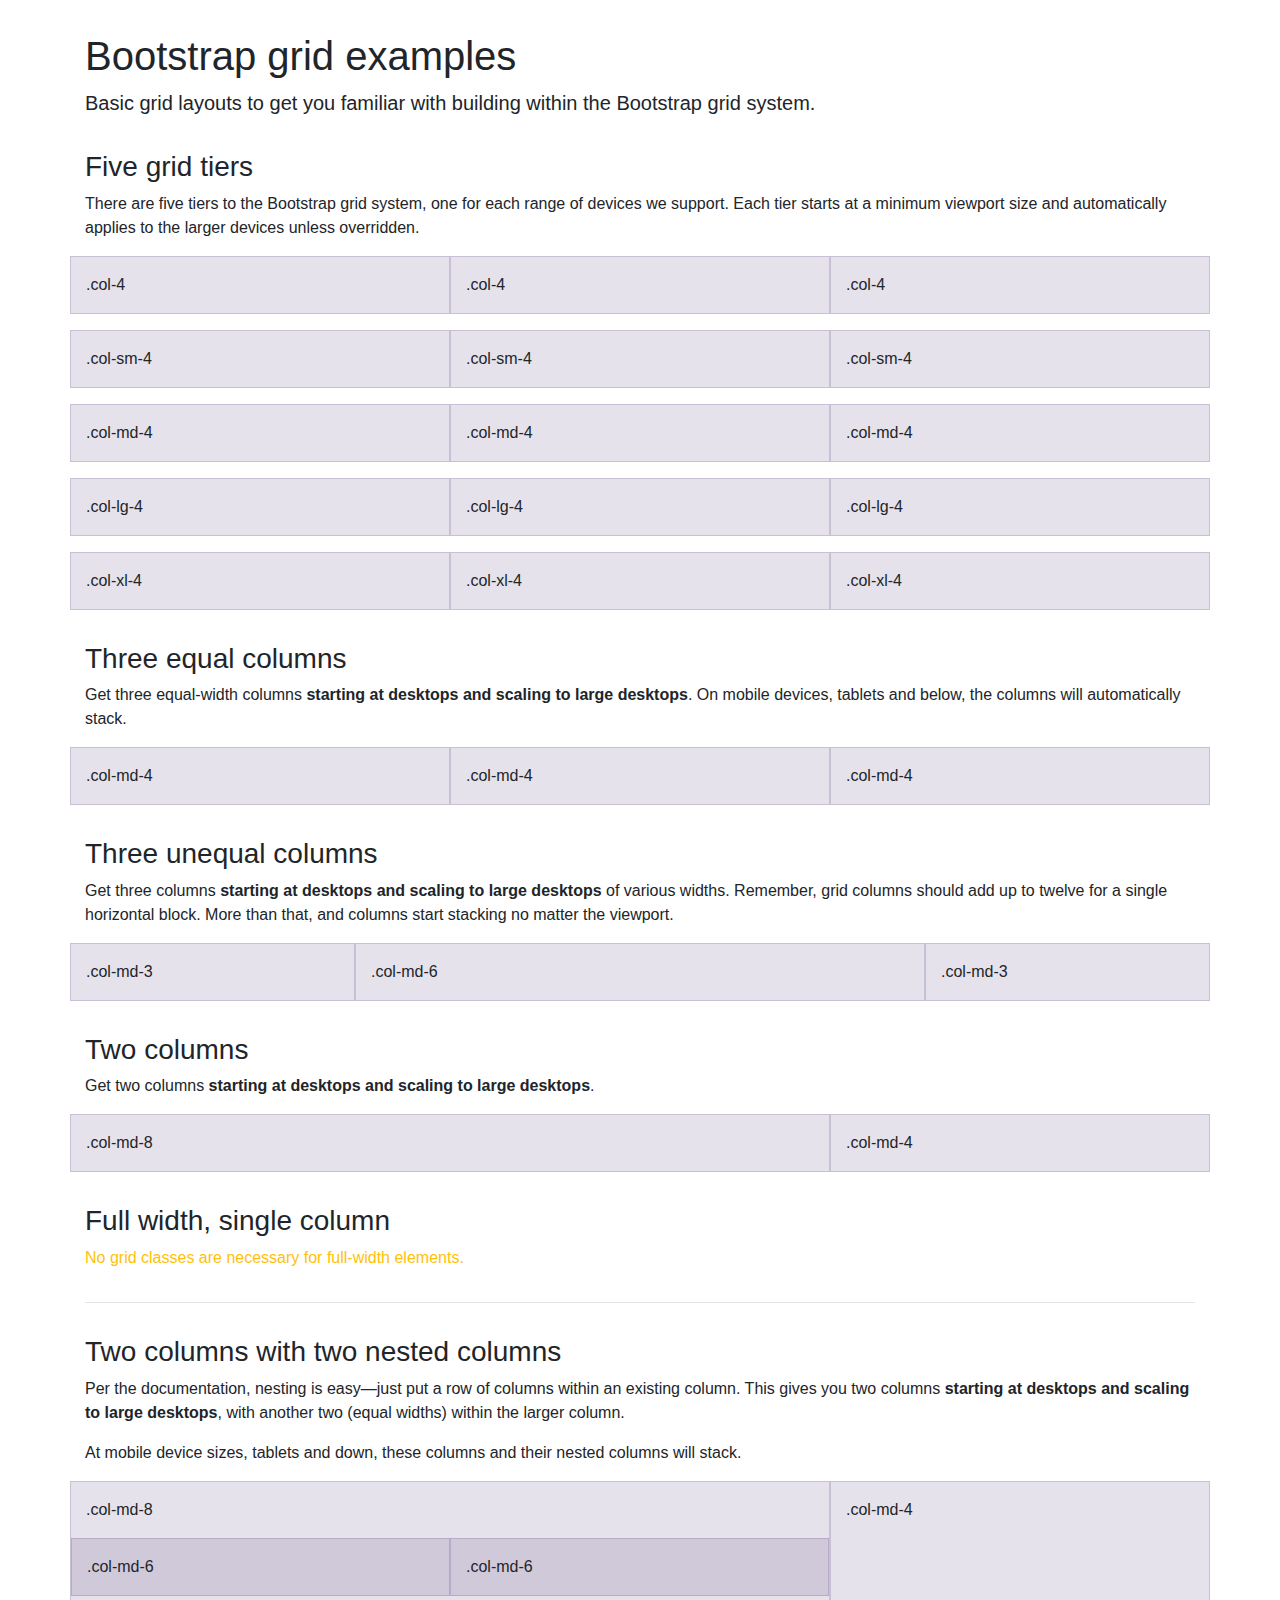
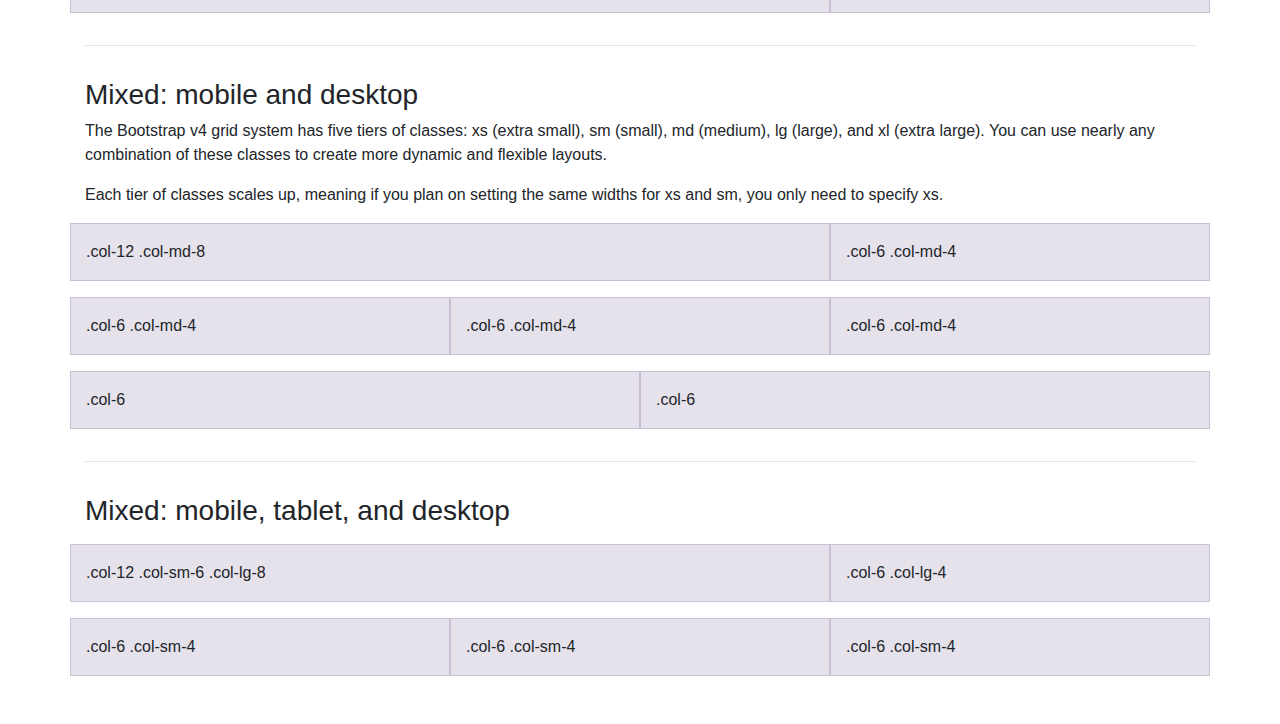
<file: ECE_SocialMedia/bootstrap-4.1.1/docs/4.1/examples/grid/index.html>
<!doctype html>
<html lang="en">
  <head>
    <meta charset="utf-8">
    <meta name="viewport" content="width=device-width, initial-scale=1, shrink-to-fit=no">
    <meta name="description" content="">
    <meta name="author" content="">
    <link rel="icon" href="../../../../favicon.ico">

    <title>Grid Template for Bootstrap</title>

    <!-- Bootstrap core CSS -->
    <link href="../../../../dist/css/bootstrap.min.css" rel="stylesheet">

    <!-- Custom styles for this template -->
    <link href="grid.css" rel="stylesheet">
  </head>

  <body>
    <div class="container">

      <h1>Bootstrap grid examples</h1>
      <p class="lead">Basic grid layouts to get you familiar with building within the Bootstrap grid system.</p>

      <h3>Five grid tiers</h3>
      <p>There are five tiers to the Bootstrap grid system, one for each range of devices we support. Each tier starts at a minimum viewport size and automatically applies to the larger devices unless overridden.</p>

      <div class="row">
        <div class="col-4">.col-4</div>
        <div class="col-4">.col-4</div>
        <div class="col-4">.col-4</div>
      </div>

      <div class="row">
        <div class="col-sm-4">.col-sm-4</div>
        <div class="col-sm-4">.col-sm-4</div>
        <div class="col-sm-4">.col-sm-4</div>
      </div>

      <div class="row">
        <div class="col-md-4">.col-md-4</div>
        <div class="col-md-4">.col-md-4</div>
        <div class="col-md-4">.col-md-4</div>
      </div>

      <div class="row">
        <div class="col-lg-4">.col-lg-4</div>
        <div class="col-lg-4">.col-lg-4</div>
        <div class="col-lg-4">.col-lg-4</div>
      </div>

      <div class="row">
        <div class="col-xl-4">.col-xl-4</div>
        <div class="col-xl-4">.col-xl-4</div>
        <div class="col-xl-4">.col-xl-4</div>
      </div>

      <h3>Three equal columns</h3>
      <p>Get three equal-width columns <strong>starting at desktops and scaling to large desktops</strong>. On mobile devices, tablets and below, the columns will automatically stack.</p>
      <div class="row">
        <div class="col-md-4">.col-md-4</div>
        <div class="col-md-4">.col-md-4</div>
        <div class="col-md-4">.col-md-4</div>
      </div>

      <h3>Three unequal columns</h3>
      <p>Get three columns <strong>starting at desktops and scaling to large desktops</strong> of various widths. Remember, grid columns should add up to twelve for a single horizontal block. More than that, and columns start stacking no matter the viewport.</p>
      <div class="row">
        <div class="col-md-3">.col-md-3</div>
        <div class="col-md-6">.col-md-6</div>
        <div class="col-md-3">.col-md-3</div>
      </div>

      <h3>Two columns</h3>
      <p>Get two columns <strong>starting at desktops and scaling to large desktops</strong>.</p>
      <div class="row">
        <div class="col-md-8">.col-md-8</div>
        <div class="col-md-4">.col-md-4</div>
      </div>

      <h3>Full width, single column</h3>
      <p class="text-warning">No grid classes are necessary for full-width elements.</p>

      <hr>

      <h3>Two columns with two nested columns</h3>
      <p>Per the documentation, nesting is easy—just put a row of columns within an existing column. This gives you two columns <strong>starting at desktops and scaling to large desktops</strong>, with another two (equal widths) within the larger column.</p>
      <p>At mobile device sizes, tablets and down, these columns and their nested columns will stack.</p>
      <div class="row">
        <div class="col-md-8">
          .col-md-8
          <div class="row">
            <div class="col-md-6">.col-md-6</div>
            <div class="col-md-6">.col-md-6</div>
          </div>
        </div>
        <div class="col-md-4">.col-md-4</div>
      </div>

      <hr>

      <h3>Mixed: mobile and desktop</h3>
      <p>The Bootstrap v4 grid system has five tiers of classes: xs (extra small), sm (small), md (medium), lg (large), and xl (extra large). You can use nearly any combination of these classes to create more dynamic and flexible layouts.</p>
      <p>Each tier of classes scales up, meaning if you plan on setting the same widths for xs and sm, you only need to specify xs.</p>
      <div class="row">
        <div class="col-12 col-md-8">.col-12 .col-md-8</div>
        <div class="col-6 col-md-4">.col-6 .col-md-4</div>
      </div>
      <div class="row">
        <div class="col-6 col-md-4">.col-6 .col-md-4</div>
        <div class="col-6 col-md-4">.col-6 .col-md-4</div>
        <div class="col-6 col-md-4">.col-6 .col-md-4</div>
      </div>
      <div class="row">
        <div class="col-6">.col-6</div>
        <div class="col-6">.col-6</div>
      </div>

      <hr>

      <h3>Mixed: mobile, tablet, and desktop</h3>
      <p></p>
      <div class="row">
        <div class="col-12 col-sm-6 col-lg-8">.col-12 .col-sm-6 .col-lg-8</div>
        <div class="col-6 col-lg-4">.col-6 .col-lg-4</div>
      </div>
      <div class="row">
        <div class="col-6 col-sm-4">.col-6 .col-sm-4</div>
        <div class="col-6 col-sm-4">.col-6 .col-sm-4</div>
        <div class="col-6 col-sm-4">.col-6 .col-sm-4</div>
      </div>

    </div> <!-- /container -->
  </body>
</html>
</file>
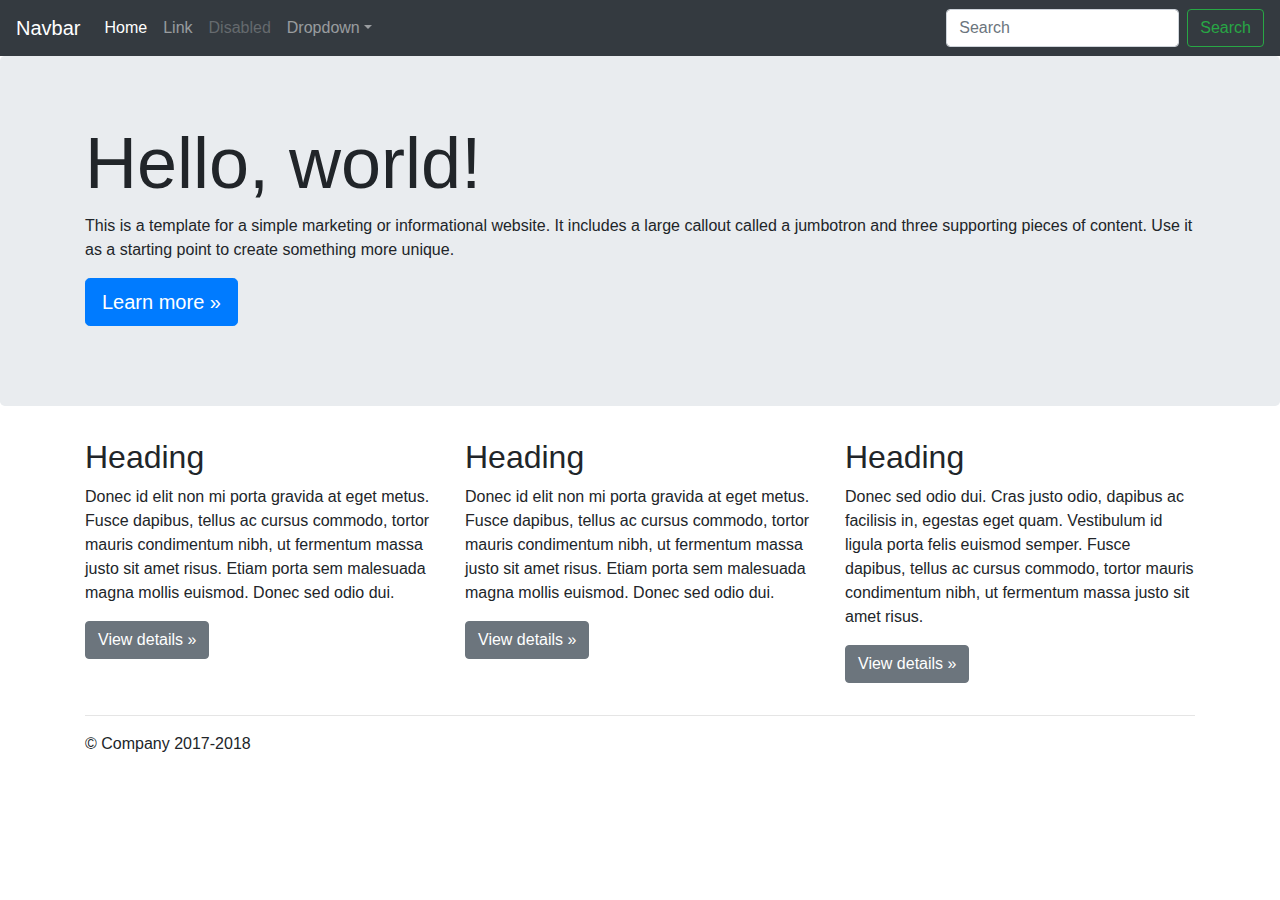
<file: ECE_SocialMedia/bootstrap-4.1.1/docs/4.1/examples/jumbotron/index.html>
<!doctype html>
<html lang="en">
  <head>
    <meta charset="utf-8">
    <meta name="viewport" content="width=device-width, initial-scale=1, shrink-to-fit=no">
    <meta name="description" content="">
    <meta name="author" content="">
    <link rel="icon" href="../../../../favicon.ico">

    <title>Jumbotron Template for Bootstrap</title>

    <!-- Bootstrap core CSS -->
    <link href="../../../../dist/css/bootstrap.min.css" rel="stylesheet">

    <!-- Custom styles for this template -->
    <link href="jumbotron.css" rel="stylesheet">
  </head>

  <body>

    <nav class="navbar navbar-expand-md navbar-dark fixed-top bg-dark">
      <a class="navbar-brand" href="#">Navbar</a>
      <button class="navbar-toggler" type="button" data-toggle="collapse" data-target="#navbarsExampleDefault" aria-controls="navbarsExampleDefault" aria-expanded="false" aria-label="Toggle navigation">
        <span class="navbar-toggler-icon"></span>
      </button>

      <div class="collapse navbar-collapse" id="navbarsExampleDefault">
        <ul class="navbar-nav mr-auto">
          <li class="nav-item active">
            <a class="nav-link" href="#">Home <span class="sr-only">(current)</span></a>
          </li>
          <li class="nav-item">
            <a class="nav-link" href="#">Link</a>
          </li>
          <li class="nav-item">
            <a class="nav-link disabled" href="#">Disabled</a>
          </li>
          <li class="nav-item dropdown">
            <a class="nav-link dropdown-toggle" href="http://example.com" id="dropdown01" data-toggle="dropdown" aria-haspopup="true" aria-expanded="false">Dropdown</a>
            <div class="dropdown-menu" aria-labelledby="dropdown01">
              <a class="dropdown-item" href="#">Action</a>
              <a class="dropdown-item" href="#">Another action</a>
              <a class="dropdown-item" href="#">Something else here</a>
            </div>
          </li>
        </ul>
        <form class="form-inline my-2 my-lg-0">
          <input class="form-control mr-sm-2" type="text" placeholder="Search" aria-label="Search">
          <button class="btn btn-outline-success my-2 my-sm-0" type="submit">Search</button>
        </form>
      </div>
    </nav>

    <main role="main">

      <!-- Main jumbotron for a primary marketing message or call to action -->
      <div class="jumbotron">
        <div class="container">
          <h1 class="display-3">Hello, world!</h1>
          <p>This is a template for a simple marketing or informational website. It includes a large callout called a jumbotron and three supporting pieces of content. Use it as a starting point to create something more unique.</p>
          <p><a class="btn btn-primary btn-lg" href="#" role="button">Learn more &raquo;</a></p>
        </div>
      </div>

      <div class="container">
        <!-- Example row of columns -->
        <div class="row">
          <div class="col-md-4">
            <h2>Heading</h2>
            <p>Donec id elit non mi porta gravida at eget metus. Fusce dapibus, tellus ac cursus commodo, tortor mauris condimentum nibh, ut fermentum massa justo sit amet risus. Etiam porta sem malesuada magna mollis euismod. Donec sed odio dui. </p>
            <p><a class="btn btn-secondary" href="#" role="button">View details &raquo;</a></p>
          </div>
          <div class="col-md-4">
            <h2>Heading</h2>
            <p>Donec id elit non mi porta gravida at eget metus. Fusce dapibus, tellus ac cursus commodo, tortor mauris condimentum nibh, ut fermentum massa justo sit amet risus. Etiam porta sem malesuada magna mollis euismod. Donec sed odio dui. </p>
            <p><a class="btn btn-secondary" href="#" role="button">View details &raquo;</a></p>
          </div>
          <div class="col-md-4">
            <h2>Heading</h2>
            <p>Donec sed odio dui. Cras justo odio, dapibus ac facilisis in, egestas eget quam. Vestibulum id ligula porta felis euismod semper. Fusce dapibus, tellus ac cursus commodo, tortor mauris condimentum nibh, ut fermentum massa justo sit amet risus.</p>
            <p><a class="btn btn-secondary" href="#" role="button">View details &raquo;</a></p>
          </div>
        </div>

        <hr>

      </div> <!-- /container -->

    </main>

    <footer class="container">
      <p>&copy; Company 2017-2018</p>
    </footer>

    <!-- Bootstrap core JavaScript
    ================================================== -->
    <!-- Placed at the end of the document so the pages load faster -->
    <script src="https://code.jquery.com/jquery-3.3.1.slim.min.js" integrity="sha384-q8i/X+965DzO0rT7abK41JStQIAqVgRVzpbzo5smXKp4YfRvH+8abtTE1Pi6jizo" crossorigin="anonymous"></script>
    <script>window.jQuery || document.write('<script src="../../../../assets/js/vendor/jquery-slim.min.js"><\/script>')</script>
    <script src="../../../../assets/js/vendor/popper.min.js"></script>
    <script src="../../../../dist/js/bootstrap.min.js"></script>
  </body>
</html>
</file>
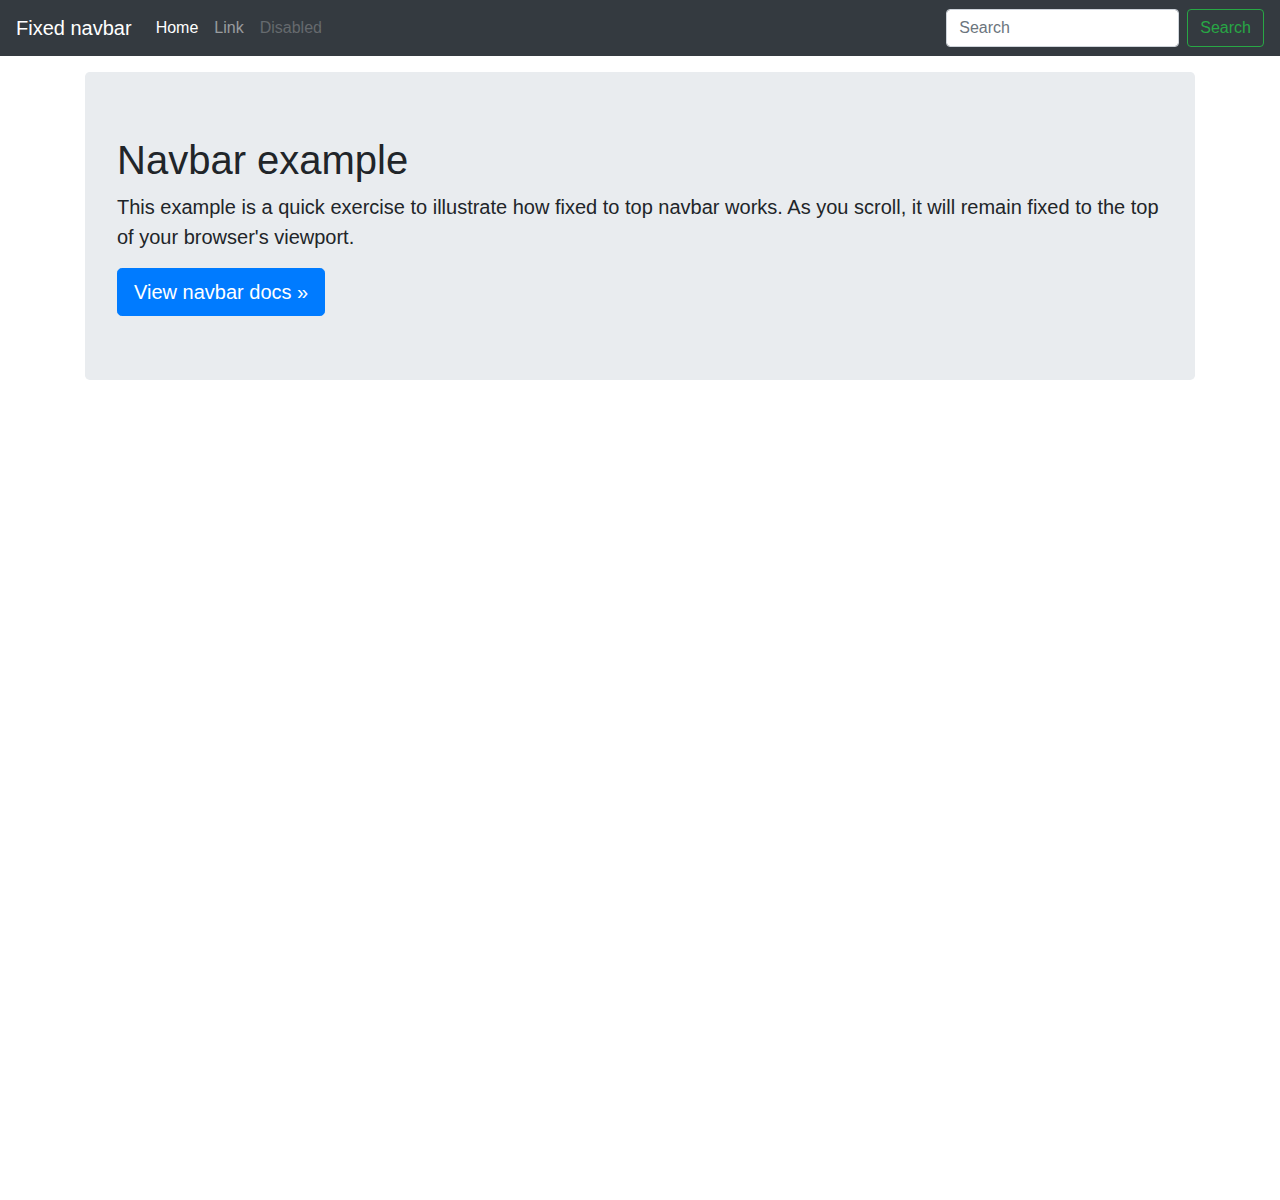
<file: ECE_SocialMedia/bootstrap-4.1.1/docs/4.1/examples/navbar-fixed/index.html>
<!doctype html>
<html lang="en">
  <head>
    <meta charset="utf-8">
    <meta name="viewport" content="width=device-width, initial-scale=1, shrink-to-fit=no">
    <meta name="description" content="">
    <meta name="author" content="">
    <link rel="icon" href="../../../../favicon.ico">

    <title>Fixed top navbar example for Bootstrap</title>

    <!-- Bootstrap core CSS -->
    <link href="../../../../dist/css/bootstrap.min.css" rel="stylesheet">

    <!-- Custom styles for this template -->
    <link href="navbar-top-fixed.css" rel="stylesheet">
  </head>

  <body>

    <nav class="navbar navbar-expand-md navbar-dark fixed-top bg-dark">
      <a class="navbar-brand" href="#">Fixed navbar</a>
      <button class="navbar-toggler" type="button" data-toggle="collapse" data-target="#navbarCollapse" aria-controls="navbarCollapse" aria-expanded="false" aria-label="Toggle navigation">
        <span class="navbar-toggler-icon"></span>
      </button>
      <div class="collapse navbar-collapse" id="navbarCollapse">
        <ul class="navbar-nav mr-auto">
          <li class="nav-item active">
            <a class="nav-link" href="#">Home <span class="sr-only">(current)</span></a>
          </li>
          <li class="nav-item">
            <a class="nav-link" href="#">Link</a>
          </li>
          <li class="nav-item">
            <a class="nav-link disabled" href="#">Disabled</a>
          </li>
        </ul>
        <form class="form-inline mt-2 mt-md-0">
          <input class="form-control mr-sm-2" type="text" placeholder="Search" aria-label="Search">
          <button class="btn btn-outline-success my-2 my-sm-0" type="submit">Search</button>
        </form>
      </div>
    </nav>

    <main role="main" class="container">
      <div class="jumbotron">
        <h1>Navbar example</h1>
        <p class="lead">This example is a quick exercise to illustrate how fixed to top navbar works. As you scroll, it will remain fixed to the top of your browser's viewport.</p>
        <a class="btn btn-lg btn-primary" href="../../components/navbar/" role="button">View navbar docs &raquo;</a>
      </div>
    </main>

    <!-- Bootstrap core JavaScript
    ================================================== -->
    <!-- Placed at the end of the document so the pages load faster -->
    <script src="https://code.jquery.com/jquery-3.3.1.slim.min.js" integrity="sha384-q8i/X+965DzO0rT7abK41JStQIAqVgRVzpbzo5smXKp4YfRvH+8abtTE1Pi6jizo" crossorigin="anonymous"></script>
    <script>window.jQuery || document.write('<script src="../../../../assets/js/vendor/jquery-slim.min.js"><\/script>')</script>
    <script src="../../../../assets/js/vendor/popper.min.js"></script>
    <script src="../../../../dist/js/bootstrap.min.js"></script>
  </body>
</html>
</file>
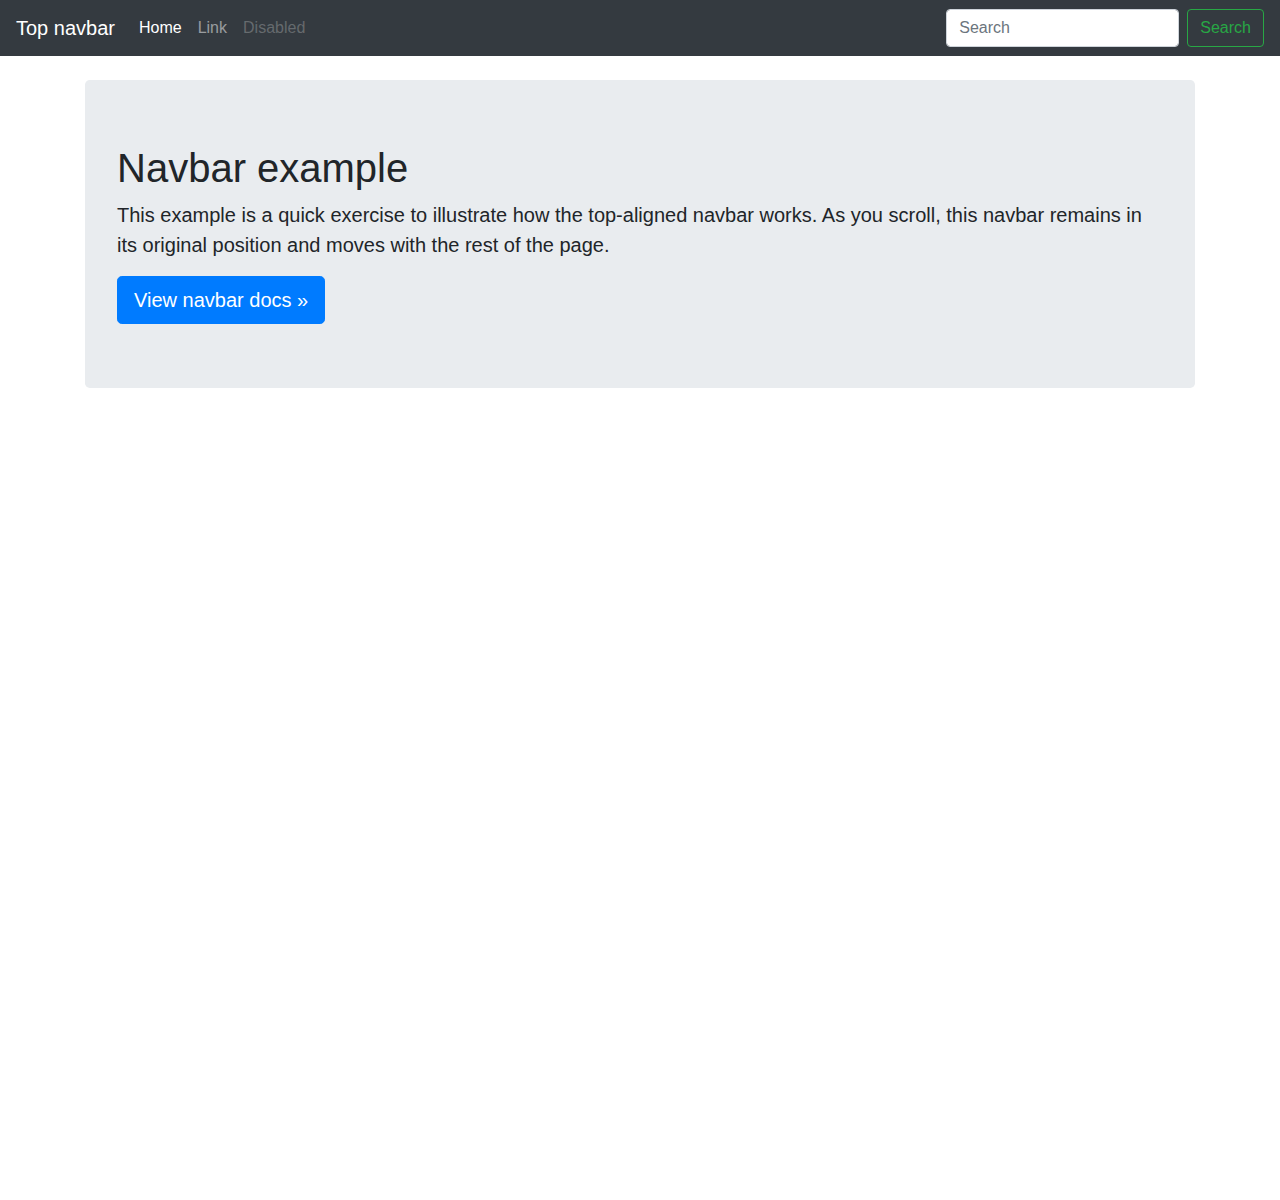
<file: ECE_SocialMedia/bootstrap-4.1.1/docs/4.1/examples/navbar-static/index.html>
<!doctype html>
<html lang="en">
  <head>
    <meta charset="utf-8">
    <meta name="viewport" content="width=device-width, initial-scale=1, shrink-to-fit=no">
    <meta name="description" content="">
    <meta name="author" content="">
    <link rel="icon" href="../../../../favicon.ico">

    <title>Top navbar example for Bootstrap</title>

    <!-- Bootstrap core CSS -->
    <link href="../../../../dist/css/bootstrap.min.css" rel="stylesheet">

    <!-- Custom styles for this template -->
    <link href="navbar-top.css" rel="stylesheet">
  </head>

  <body>

    <nav class="navbar navbar-expand-md navbar-dark bg-dark mb-4">
      <a class="navbar-brand" href="#">Top navbar</a>
      <button class="navbar-toggler" type="button" data-toggle="collapse" data-target="#navbarCollapse" aria-controls="navbarCollapse" aria-expanded="false" aria-label="Toggle navigation">
        <span class="navbar-toggler-icon"></span>
      </button>
      <div class="collapse navbar-collapse" id="navbarCollapse">
        <ul class="navbar-nav mr-auto">
          <li class="nav-item active">
            <a class="nav-link" href="#">Home <span class="sr-only">(current)</span></a>
          </li>
          <li class="nav-item">
            <a class="nav-link" href="#">Link</a>
          </li>
          <li class="nav-item">
            <a class="nav-link disabled" href="#">Disabled</a>
          </li>
        </ul>
        <form class="form-inline mt-2 mt-md-0">
          <input class="form-control mr-sm-2" type="text" placeholder="Search" aria-label="Search">
          <button class="btn btn-outline-success my-2 my-sm-0" type="submit">Search</button>
        </form>
      </div>
    </nav>

    <main role="main" class="container">
      <div class="jumbotron">
        <h1>Navbar example</h1>
        <p class="lead">This example is a quick exercise to illustrate how the top-aligned navbar works. As you scroll, this navbar remains in its original position and moves with the rest of the page.</p>
        <a class="btn btn-lg btn-primary" href="../../components/navbar/" role="button">View navbar docs &raquo;</a>
      </div>
    </main>

    <!-- Bootstrap core JavaScript
    ================================================== -->
    <!-- Placed at the end of the document so the pages load faster -->
    <script src="https://code.jquery.com/jquery-3.3.1.slim.min.js" integrity="sha384-q8i/X+965DzO0rT7abK41JStQIAqVgRVzpbzo5smXKp4YfRvH+8abtTE1Pi6jizo" crossorigin="anonymous"></script>
    <script>window.jQuery || document.write('<script src="../../../../assets/js/vendor/jquery-slim.min.js"><\/script>')</script>
    <script src="../../../../assets/js/vendor/popper.min.js"></script>
    <script src="../../../../dist/js/bootstrap.min.js"></script>
  </body>
</html>
</file>
<file: ECE_SocialMedia/bootstrap-4.1.1/docs/4.1/examples/album/album.css>
:root {
  --jumbotron-padding-y: 3rem;
}

.jumbotron {
  padding-top: var(--jumbotron-padding-y);
  padding-bottom: var(--jumbotron-padding-y);
  margin-bottom: 0;
  background-color: #fff;
}
@media (min-width: 768px) {
  .jumbotron {
    padding-top: calc(var(--jumbotron-padding-y) * 2);
    padding-bottom: calc(var(--jumbotron-padding-y) * 2);
  }
}

.jumbotron p:last-child {
  margin-bottom: 0;
}

.jumbotron-heading {
  font-weight: 300;
}

.jumbotron .container {
  max-width: 40rem;
}

footer {
  padding-top: 3rem;
  padding-bottom: 3rem;
}

footer p {
  margin-bottom: .25rem;
}

.box-shadow { box-shadow: 0 .25rem .75rem rgba(0, 0, 0, .05); }
</file>
<file: ECE_SocialMedia/bootstrap-4.1.1/docs/4.1/examples/blog/blog.css>
/* stylelint-disable selector-list-comma-newline-after */

.blog-header {
  line-height: 1;
  border-bottom: 1px solid #e5e5e5;
}

.blog-header-logo {
  font-family: "Playfair Display", Georgia, "Times New Roman", serif;
  font-size: 2.25rem;
}

.blog-header-logo:hover {
  text-decoration: none;
}

h1, h2, h3, h4, h5, h6 {
  font-family: "Playfair Display", Georgia, "Times New Roman", serif;
}

.display-4 {
  font-size: 2.5rem;
}
@media (min-width: 768px) {
  .display-4 {
    font-size: 3rem;
  }
}

.nav-scroller {
  position: relative;
  z-index: 2;
  height: 2.75rem;
  overflow-y: hidden;
}

.nav-scroller .nav {
  display: -ms-flexbox;
  display: flex;
  -ms-flex-wrap: nowrap;
  flex-wrap: nowrap;
  padding-bottom: 1rem;
  margin-top: -1px;
  overflow-x: auto;
  text-align: center;
  white-space: nowrap;
  -webkit-overflow-scrolling: touch;
}

.nav-scroller .nav-link {
  padding-top: .75rem;
  padding-bottom: .75rem;
  font-size: .875rem;
}

.card-img-right {
  height: 100%;
  border-radius: 0 3px 3px 0;
}

.flex-auto {
  -ms-flex: 0 0 auto;
  flex: 0 0 auto;
}

.h-250 { height: 250px; }
@media (min-width: 768px) {
  .h-md-250 { height: 250px; }
}

.border-top { border-top: 1px solid #e5e5e5; }
.border-bottom { border-bottom: 1px solid #e5e5e5; }

.box-shadow { box-shadow: 0 .25rem .75rem rgba(0, 0, 0, .05); }

/*
 * Blog name and description
 */
.blog-title {
  margin-bottom: 0;
  font-size: 2rem;
  font-weight: 400;
}
.blog-description {
  font-size: 1.1rem;
  color: #999;
}

@media (min-width: 40em) {
  .blog-title {
    font-size: 3.5rem;
  }
}

/* Pagination */
.blog-pagination {
  margin-bottom: 4rem;
}
.blog-pagination > .btn {
  border-radius: 2rem;
}

/*
 * Blog posts
 */
.blog-post {
  margin-bottom: 4rem;
}
.blog-post-title {
  margin-bottom: .25rem;
  font-size: 2.5rem;
}
.blog-post-meta {
  margin-bottom: 1.25rem;
  color: #999;
}

/*
 * Footer
 */
.blog-footer {
  padding: 2.5rem 0;
  color: #999;
  text-align: center;
  background-color: #f9f9f9;
  border-top: .05rem solid #e5e5e5;
}
.blog-footer p:last-child {
  margin-bottom: 0;
}
</file>
<file: ECE_SocialMedia/bootstrap-4.1.1/docs/4.1/examples/carousel/carousel.css>
/* GLOBAL STYLES
-------------------------------------------------- */
/* Padding below the footer and lighter body text */

body {
  padding-top: 3rem;
  padding-bottom: 3rem;
  color: #5a5a5a;
}


/* CUSTOMIZE THE CAROUSEL
-------------------------------------------------- */

/* Carousel base class */
.carousel {
  margin-bottom: 4rem;
}
/* Since positioning the image, we need to help out the caption */
.carousel-caption {
  bottom: 3rem;
  z-index: 10;
}

/* Declare heights because of positioning of img element */
.carousel-item {
  height: 32rem;
  background-color: #777;
}
.carousel-item > img {
  position: absolute;
  top: 0;
  left: 0;
  min-width: 100%;
  height: 32rem;
}


/* MARKETING CONTENT
-------------------------------------------------- */

/* Center align the text within the three columns below the carousel */
.marketing .col-lg-4 {
  margin-bottom: 1.5rem;
  text-align: center;
}
.marketing h2 {
  font-weight: 400;
}
.marketing .col-lg-4 p {
  margin-right: .75rem;
  margin-left: .75rem;
}


/* Featurettes
------------------------- */

.featurette-divider {
  margin: 5rem 0; /* Space out the Bootstrap <hr> more */
}

/* Thin out the marketing headings */
.featurette-heading {
  font-weight: 300;
  line-height: 1;
  letter-spacing: -.05rem;
}


/* RESPONSIVE CSS
-------------------------------------------------- */

@media (min-width: 40em) {
  /* Bump up size of carousel content */
  .carousel-caption p {
    margin-bottom: 1.25rem;
    font-size: 1.25rem;
    line-height: 1.4;
  }

  .featurette-heading {
    font-size: 50px;
  }
}

@media (min-width: 62em) {
  .featurette-heading {
    margin-top: 7rem;
  }
}
</file>
<file: ECE_SocialMedia/bootstrap-4.1.1/docs/4.1/examples/cover/cover.css>
/*
 * Globals
 */

/* Links */
a,
a:focus,
a:hover {
  color: #fff;
}

/* Custom default button */
.btn-secondary,
.btn-secondary:hover,
.btn-secondary:focus {
  color: #333;
  text-shadow: none; /* Prevent inheritance from `body` */
  background-color: #fff;
  border: .05rem solid #fff;
}


/*
 * Base structure
 */

html,
body {
  height: 100%;
  background-color: #333;
}

body {
  display: -ms-flexbox;
  display: flex;
  color: #fff;
  text-shadow: 0 .05rem .1rem rgba(0, 0, 0, .5);
  box-shadow: inset 0 0 5rem rgba(0, 0, 0, .5);
}

.cover-container {
  max-width: 42em;
}


/*
 * Header
 */
.masthead {
  margin-bottom: 2rem;
}

.masthead-brand {
  margin-bottom: 0;
}

.nav-masthead .nav-link {
  padding: .25rem 0;
  font-weight: 700;
  color: rgba(255, 255, 255, .5);
  background-color: transparent;
  border-bottom: .25rem solid transparent;
}

.nav-masthead .nav-link:hover,
.nav-masthead .nav-link:focus {
  border-bottom-color: rgba(255, 255, 255, .25);
}

.nav-masthead .nav-link + .nav-link {
  margin-left: 1rem;
}

.nav-masthead .active {
  color: #fff;
  border-bottom-color: #fff;
}

@media (min-width: 48em) {
  .masthead-brand {
    float: left;
  }
  .nav-masthead {
    float: right;
  }
}


/*
 * Cover
 */
.cover {
  padding: 0 1.5rem;
}
.cover .btn-lg {
  padding: .75rem 1.25rem;
  font-weight: 700;
}


/*
 * Footer
 */
.mastfoot {
  color: rgba(255, 255, 255, .5);
}
</file>
<file: ECE_SocialMedia/bootstrap-4.1.1/docs/4.1/examples/grid/grid.css>
body {
  padding-top: 2rem;
  padding-bottom: 2rem;
}

h3 {
  margin-top: 2rem;
}

.row {
  margin-bottom: 1rem;
}
.row .row {
  margin-top: 1rem;
  margin-bottom: 0;
}
[class*="col-"] {
  padding-top: 1rem;
  padding-bottom: 1rem;
  background-color: rgba(86, 61, 124, .15);
  border: 1px solid rgba(86, 61, 124, .2);
}

hr {
  margin-top: 2rem;
  margin-bottom: 2rem;
}
</file>
<file: ECE_SocialMedia/bootstrap-4.1.1/docs/4.1/examples/jumbotron/jumbotron.css>
/* Move down content because we have a fixed navbar that is 3.5rem tall */
body {
  padding-top: 3.5rem;
}
</file>
<file: ECE_SocialMedia/bootstrap-4.1.1/docs/4.1/examples/navbar-fixed/navbar-top-fixed.css>
/* Show it is fixed to the top */
body {
  min-height: 75rem;
  padding-top: 4.5rem;
}
</file>
<file: ECE_SocialMedia/bootstrap-4.1.1/docs/4.1/examples/navbar-static/navbar-top.css>
/* Show it's not fixed to the top */
body {
  min-height: 75rem;
}
</file>
